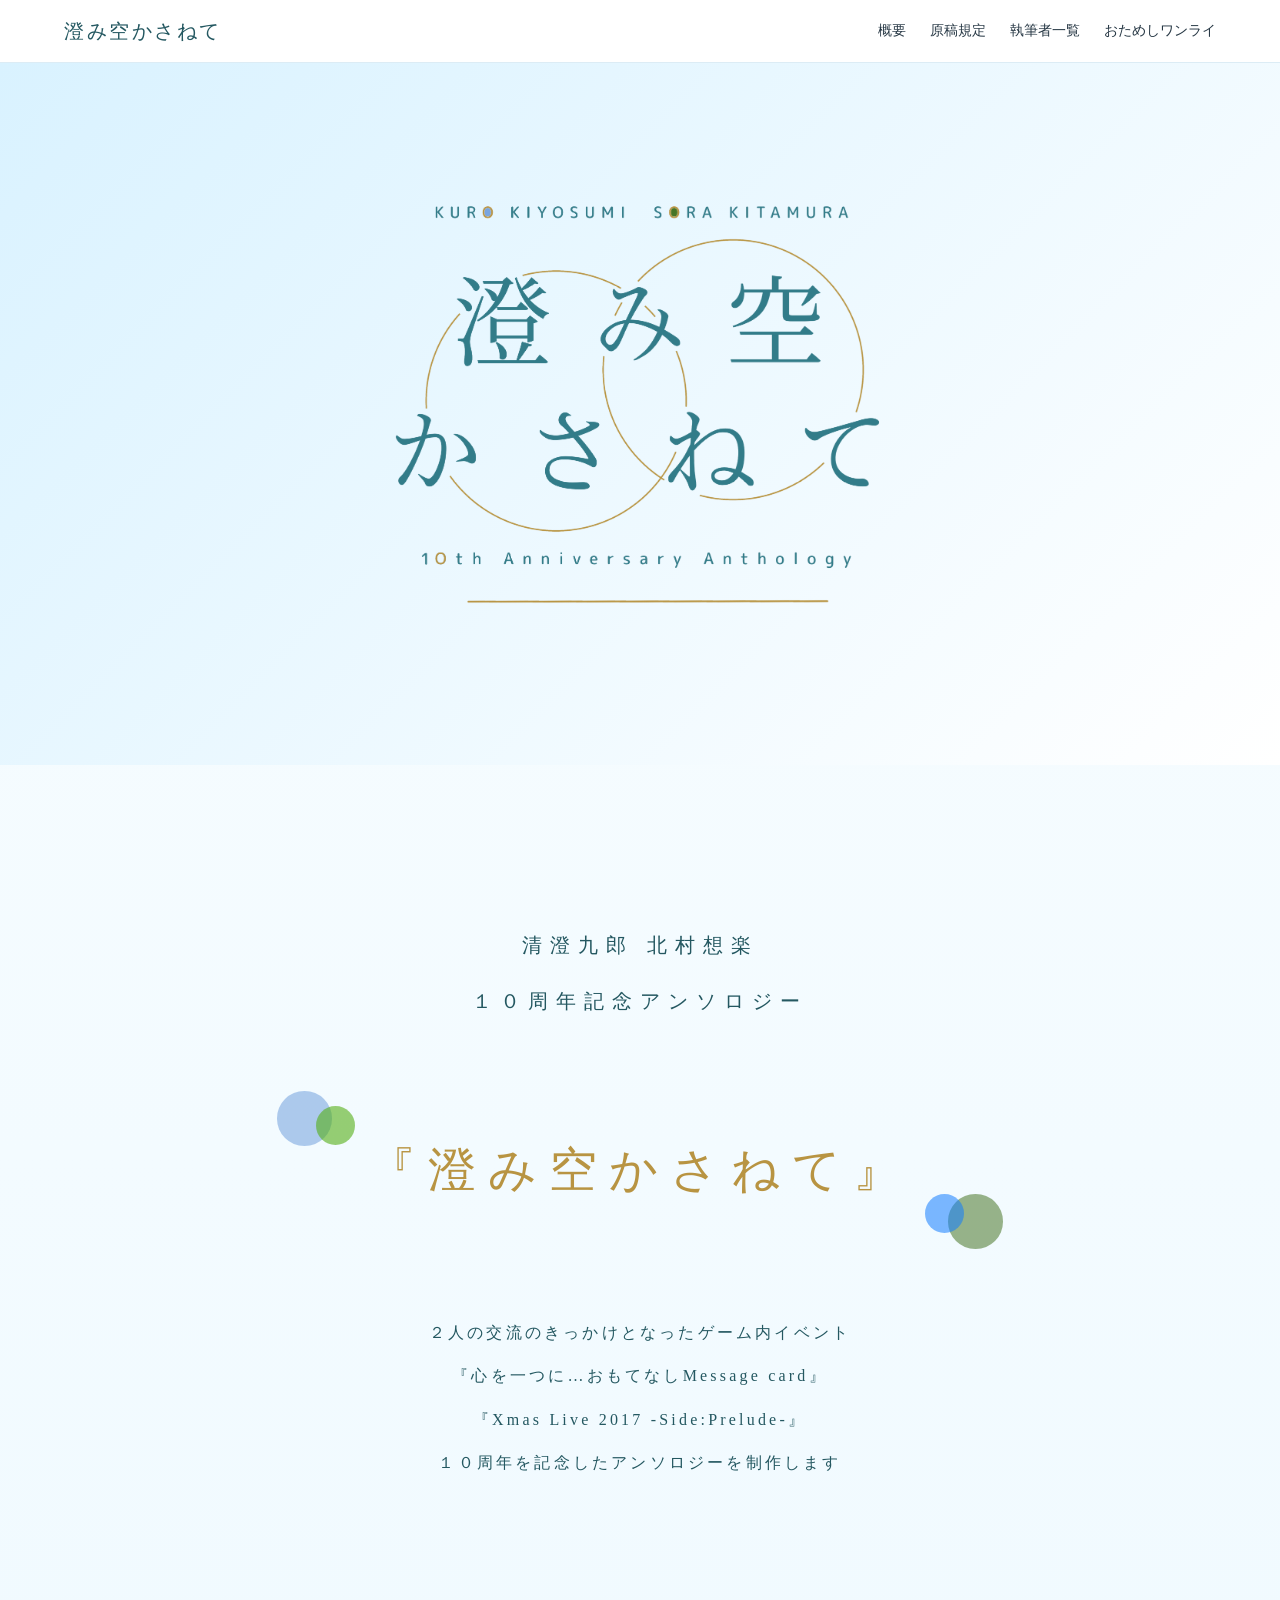
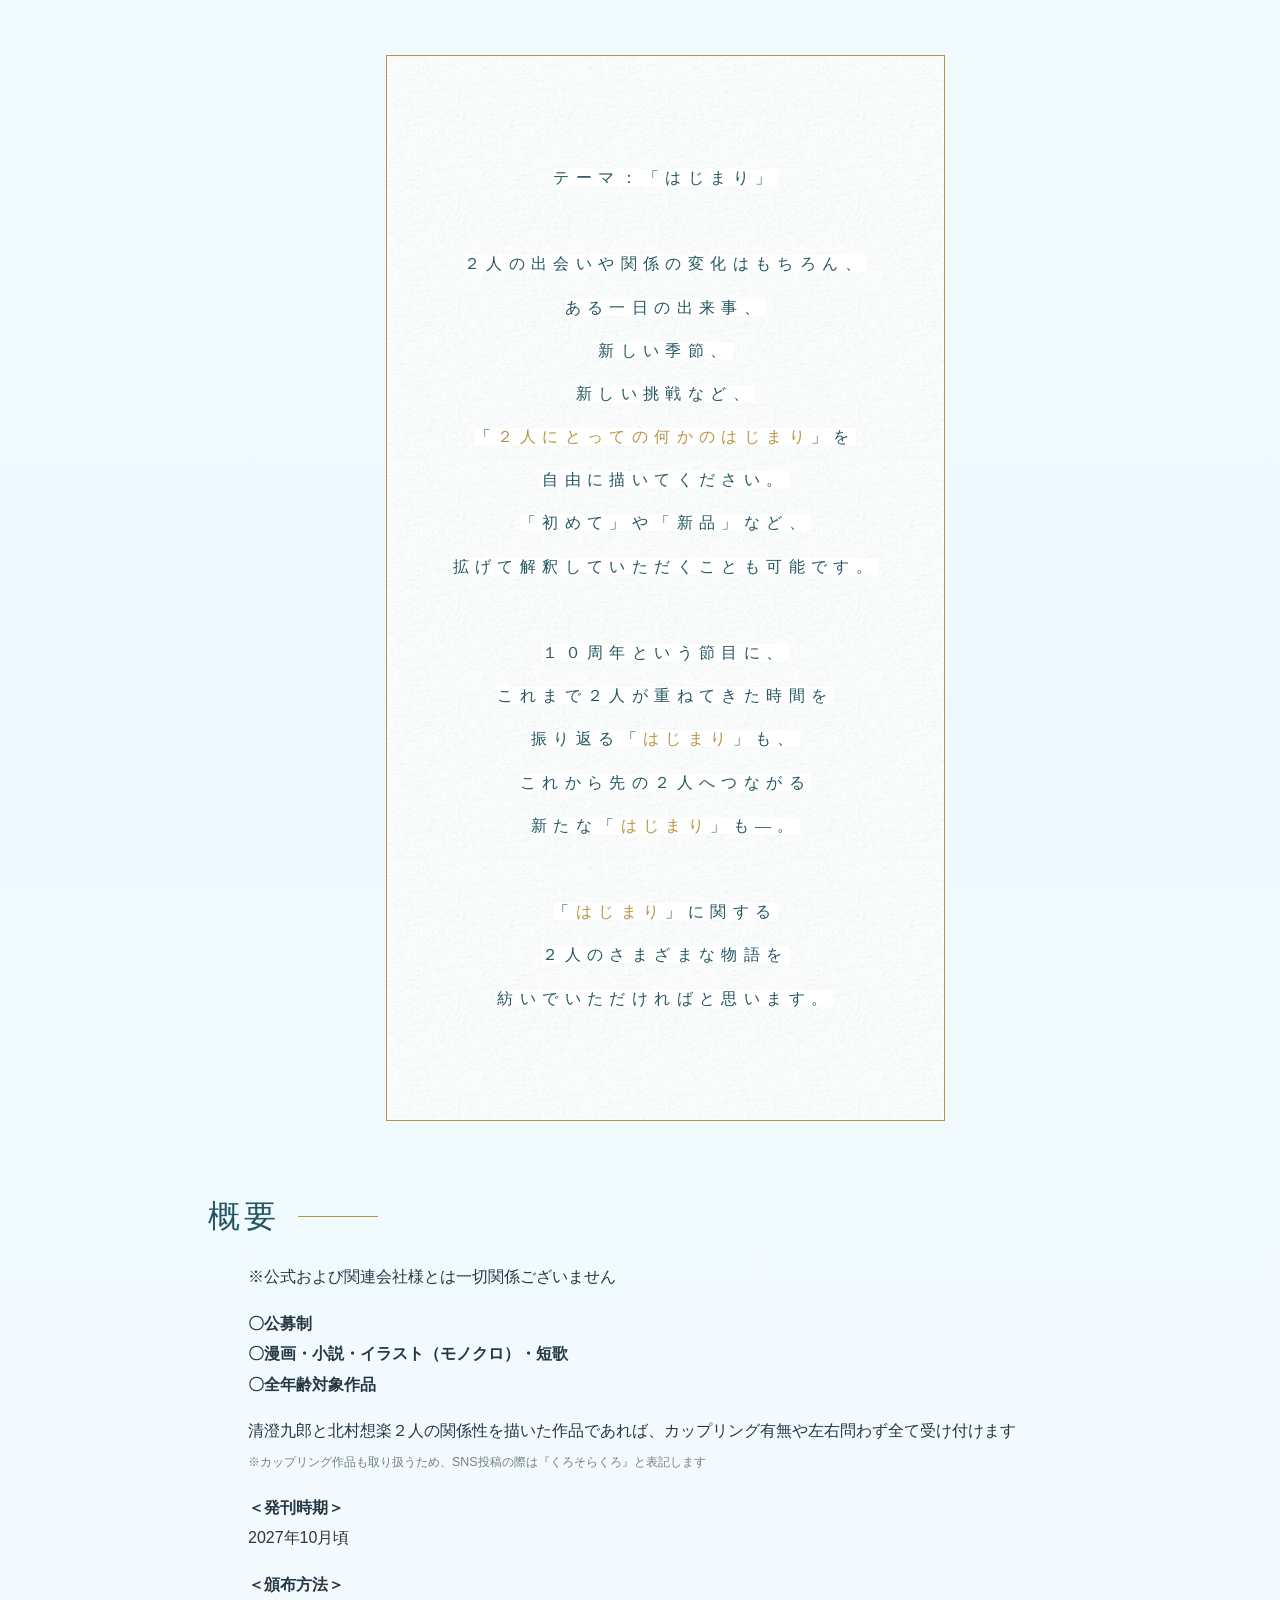
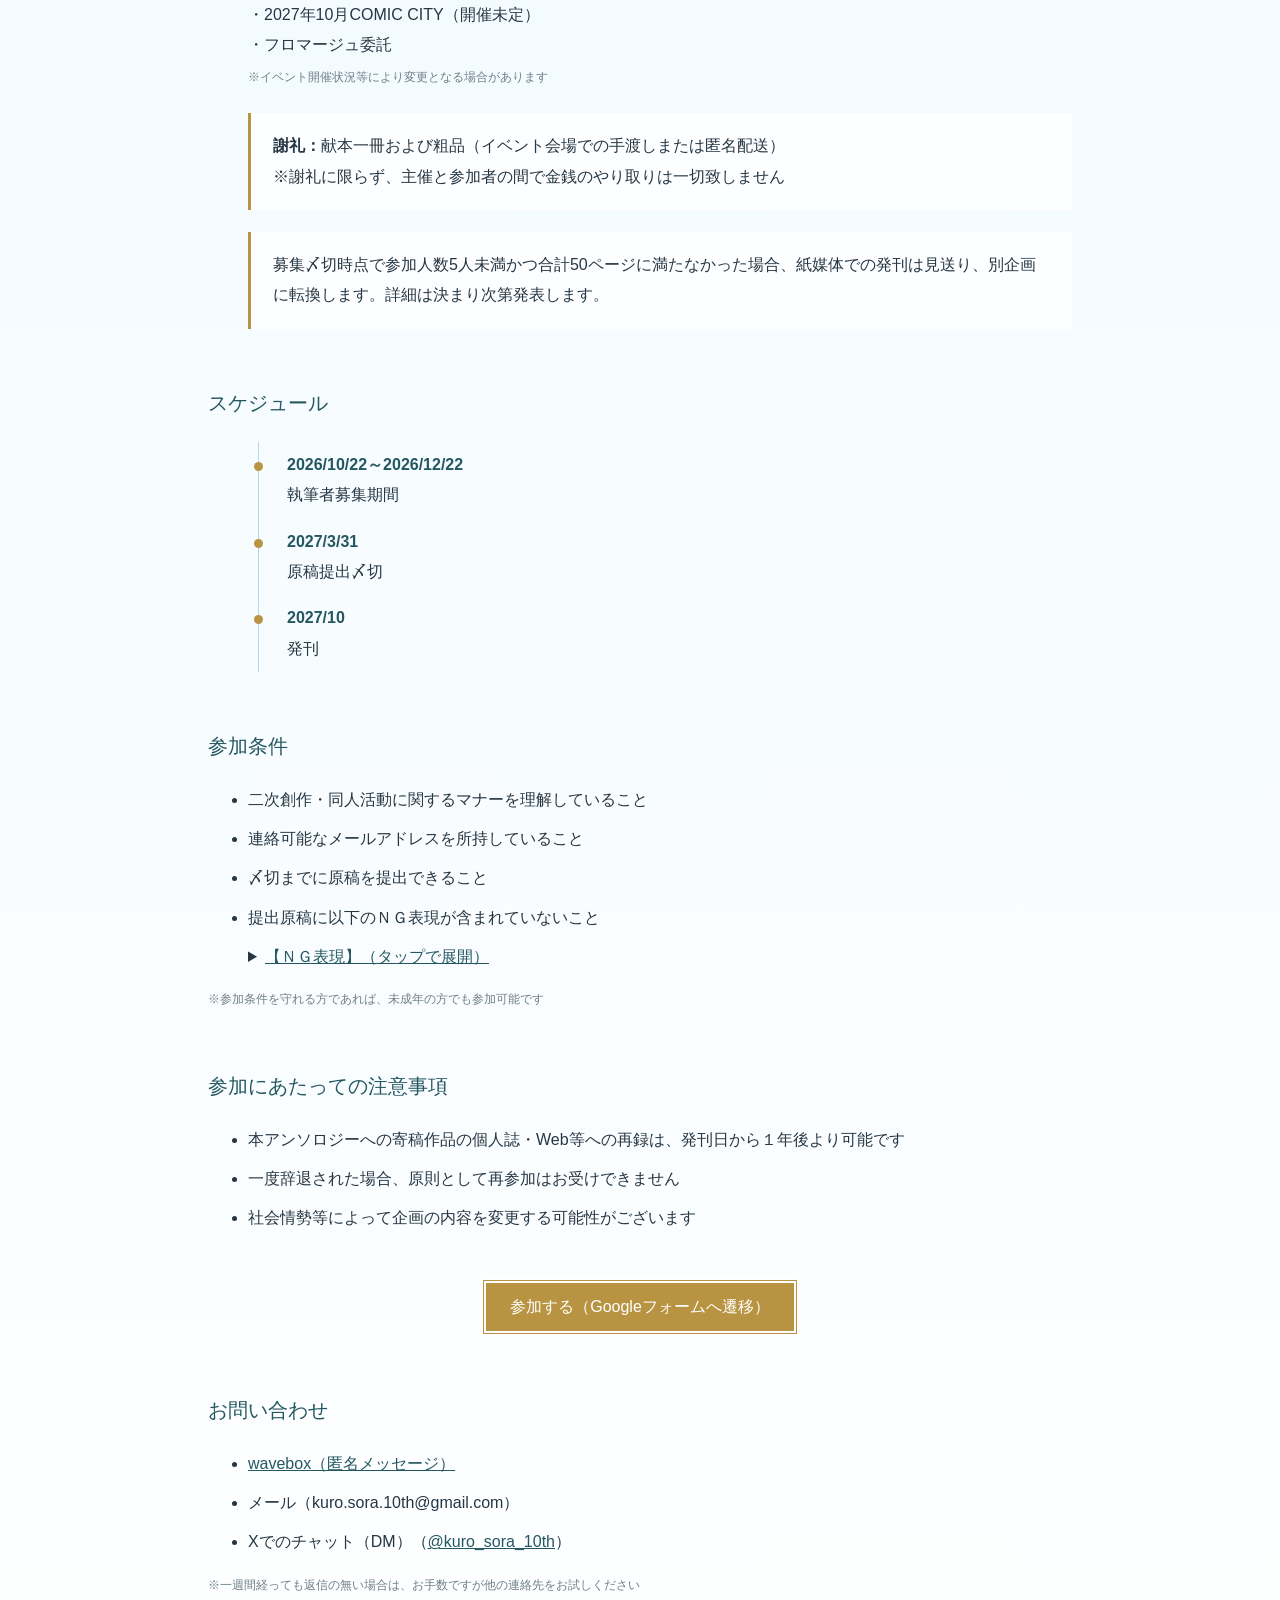
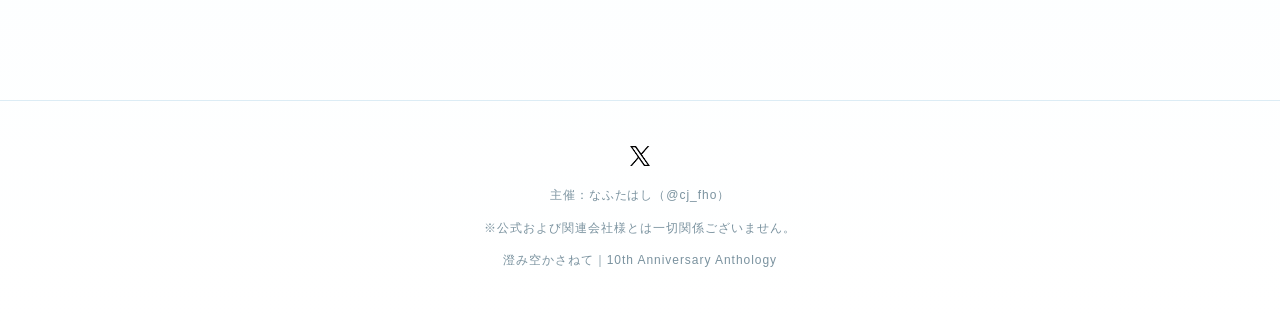
<file: index.html>
<!doctype html>
<html lang="ja">

<head>
    <meta charset="utf-8">
    <meta name="viewport" content="width=device-width,initial-scale=1">
    <meta name="robots" content="noindex,nofollow,noarchive,noimageindex">
    <meta name="googlebot" content="noindex,nofollow,noarchive,noimageindex">
    <title>概要｜澄み空かさねて</title>
    <link rel="stylesheet" href="style.css">
    <link rel="icon" href="/icon.png" type="image/x-icon">
</head>

<body>
    <div id="loading" class="loading">
        <img src="logo.png" alt="澄み空かさねて" class="loading-logo">
    </div>
    <header class="site-header">
        <a class="brand" href="index.html">澄み空かさねて</a>
        <button class="menu" aria-label="メニューを開閉" aria-expanded="false">☰</button>
        <nav>
            <a href="index.html" aria-current="page">概要</a>
            <a href="guidelines.html">原稿規定</a>
            <a href="authors.html">執筆者一覧</a>
            <a href="onewrite.html">おためしワンライ</a>
            <!--
            <a href="sample.html">サンプル</a>
            <a href="webonly.html">ウェブオンリー</a>
            -->

        </nav>
    </header>
    <main>
        <section class="hero">
            <div class="sky">
                <h1>
                    <img src="logo.png" alt="澄み空かさねて" class="main-logo">
                </h1>
                <!--<p class="anniv">10th Anniversary Anthology</p>-->
                <!--<p class="theme">テーマ「はじまり」</p>-->
                <!--<a class="hero-link" href="guidelines.html">募集要項を見る</a>-->
            </div>
        </section>
        <section class="section">
            <div class="title">
                <p class="subtitle">
                    清澄九郎 北村想楽<br>
                    １０周年記念アンソロジー<br>
                </p>
            </div>

            <div class="title-decoration">
                <div class="layer layer-back" aria-hidden="true">
                    <div class="circle circle-large"></div>
                    <div class="circle circle-middle"></div>
                </div>
                <p class="title-honbun">
                    『澄み空かさねて』
                </p>
                <div class="layer layer-front" aria-hidden="true">
                    <div class="circle circle-large"></div>
                    <div class="circle circle-middle"></div>
                </div>
            </div>

            <p class="about">
                ２人の交流のきっかけとなったゲーム内イベント<br>
                『心を一つに…おもてなしMessage card』<br>
                <!--（２０１７年１０月）<br>-->
                『Xmas Live 2017 -Side:Prelude-』<br>
                <!--（２０１７年１２月）<br>-->
                １０周年を記念したアンソロジーを制作します
            </p>
            </div>

            <!--<section class="layered-section">-->


            <div class="layer-content">
                <div class="fade-up">
                    <div class="theme-content">
                        <p><span style="background-color:#ffffff;">テーマ：「はじまり」<br><br>
                                ２人の出会いや関係の変化はもちろん、<br>
                                ある一日の出来事、<br>
                                新しい季節、<br>
                                新しい挑戦など、<br>
                                「<a>２人にとっての何かのはじまり</a>」を<br>
                                自由に描いてください。<br>
                                「初めて」や「新品」など、<br>
                                拡げて解釈していただくことも可能です。<br><br>
                                １０周年という節目に、<br>
                                これまで２人が重ねてきた時間を<br>
                                振り返る「<a>はじまり</a>」も、<br>
                                これから先の２人へつながる<br>
                                新たな「<a>はじまり</a>」も―。<br><br>
                                「<a>はじまり</a>」に関する<br>
                                ２人のさまざまな物語を<br>
                                紡いでいただければと思います。</span></p>
                    </div>
                </div>
            </div>
            <!--</section>-->




            <h2>概要</h2>
            <ul>
                <p>※公式および関連会社様とは一切関係ございません</p>
                <p><strong>〇公募制 <br>
                        〇漫画・小説・イラスト（モノクロ）・短歌 <br>
                        〇全年齢対象作品</strong></p>
                <p>清澄九郎と北村想楽２人の関係性を描いた作品であれば、カップリング有無や左右問わず全て受け付けます<br>
                    <span class="small">※カップリング作品も取り扱うため、SNS投稿の際は『くろそらくろ』と表記します</span>
                </p>
                <p><strong>＜発刊時期＞</strong><br>
                    2027年10月頃</p>
                <!--<p><strong>印刷所：</strong>プリントオン 様</p>-->
                <p><strong>＜頒布方法＞</strong><br>
                    ・2027年10月COMIC CITY（開催未定）<br>・フロマージュ委託<br><span class="small">※イベント開催状況等により変更となる場合があります</span>
                </p>
                <!--<p>参加者多数の場合、主催判断で分冊して発刊いたします</p>-->
                <div class="notice">
                    <strong>謝礼：</strong>献本一冊および粗品（イベント会場での手渡しまたは匿名配送）<br>※謝礼に限らず、主催と参加者の間で金銭のやり取りは一切致しません
                </div>
                <div class="notice">募集〆切時点で参加人数5人未満かつ合計50ページに満たなかった場合、紙媒体での発刊は見送り、別企画に転換します。詳細は決まり次第発表します。
                </div>
            </ul>

            <h3>スケジュール</h3>
            <ul>
                <div class="timeline">
                    <div><b>2026/10/22～2026/12/22</b><span>執筆者募集期間</span></div>
                    <div><b>2027/3/31</b><span>原稿提出〆切</span></div>
                    <div><b>2027/10</b><span>発刊</span></div>
                </div>
            </ul>

            <h3>参加条件</h3>
            <ul>
                <li>二次創作・同人活動に関するマナーを理解していること</li>
                <li>連絡可能なメールアドレスを所持していること</li>
                <li>〆切までに原稿を提出できること</li>
                <li>提出原稿に以下のＮＧ表現が含まれていないこと</li>
                <details>
                    <summary><a class=ng><u>【ＮＧ表現】（タップで展開）</u></a>
                    </summary>
                    <p>
                    <div class="nglist">
                        <li>キャラクターや作品イメージからの著しい逸脱</li>
                        <li>対象となる2人以外のカップリング表現</li>
                        <li>SideM以外のキャラクターの登場（他アイドルマスターシリーズもNG）。候補生はOK</li>
                        <li>公式イベント・ライブ等のレポート、感想、考察を主題とした記事・文章</li>
                        <li>公式画像、ゲーム内素材、ロゴ等の使用。その他公式作品と誤認されるような表現</li>
                        <li>AI生成物を主体とした作品（アイデア出しや誤字チェックなどの局所的な使用であればOK）</li>
                        <li>トレースや剽窃</li>
                        <li>キャストのやり取りを元にした作品<br>プロミなど台本が存在するものはOKですが、ライブパートのアドリブなどを取り扱うのはNGとします</li>
                        <li>極端なパロディ表現<br>
                            学パロやオメガバース、劇中劇描写のみの作品など原作の2人からかけ離れた表現はNGとします。劇中劇はモチーフとして扱う場合は問題ございません。<br>
                            <!--年齢操作はOKですが、幼児・児童を性的に描写する内容を含む作品はご遠慮ください。-->
                        <li>ゾーニングを必要とする表現<br>
                            例）成人向け表現、猟奇表現、性転換、登場人物の死を取り扱った作品など<br>
                            無理矢理・非同意を想起させる表現は、内容によってはお断りする場合があります。掲載可能と判断した場合も、わかりやすい位置へのゾーニング表記を必須とします。<br>
                            ゾーニングの判断に迷う表現に関してはあらかじめご相談ください。

                            <div class="notice">
                                その他、上記に明記されていない内容であっても、当アンソロジーの趣旨や権利関係、頒布上の安全性等を考慮し、主催が掲載に適さないと合理的に判断した作品（政治的主張や差別表現を含む作品など）は執筆者様にご連絡の上、掲載を見送る場合がございます
                            </div>

                    </div>
                    </p>
                </details>
            </ul>
            <p class="small">※参加条件を守れる方であれば、未成年の方でも参加可能です</p>
            <h3>参加にあたっての注意事項</h3>
            <ul>
                <li>本アンソロジーへの寄稿作品の個人誌・Web等への再録は、発刊日から１年後より可能です</li>
                <li>一度辞退された場合、原則として再参加はお受けできません</li>
                <li>社会情勢等によって企画の内容を変更する可能性がございます</li>
            </ul>
            <div class="sanka">
                <a class="hero-link" href="https://forms.gle/1NaYqkYByPvEDAxH8" target="_blank">参加する（Googleフォームへ遷移）</a>
            </div>
            <h3>お問い合わせ</h3>
            <ul>
                <li><a href="https://wavebox.me/wave/1jxvo7td9q20n255/" target="_blank"
                        rel="noopener noreferrer">wavebox（匿名メッセージ）</a></li>
                <li>メール（kuro.sora.10th@gmail.com）</li>
                <li>Xでのチャット（DM）（<a href="https://x.com/kuro_sora_10th" target="_blank"
                        rel="noopener noreferrer">@kuro_sora_10th</a>）</li>
            </ul>
            <p class="small">※一週間経っても返信の無い場合は、お手数ですが他の連絡先をお試しください</p>
        </section>
    </main>
    <footer>
        <p><a class="author-X" href="https://x.com/kuro_sora_10th" target="_blank" rel="noopener noreferrer"
                aria-label="Xアカウント">
                <img src="x-logo.png" alt="">
            </a></p>
        <p>主催：なふたはし（@cj_fho）</p>
        <p>※公式および関連会社様とは一切関係ございません。</p>
        <p>澄み空かさねて｜10th Anniversary Anthology</p>
    </footer>
    <script src="script.js?v=20261017"></script>
</body>

</html>
</file>
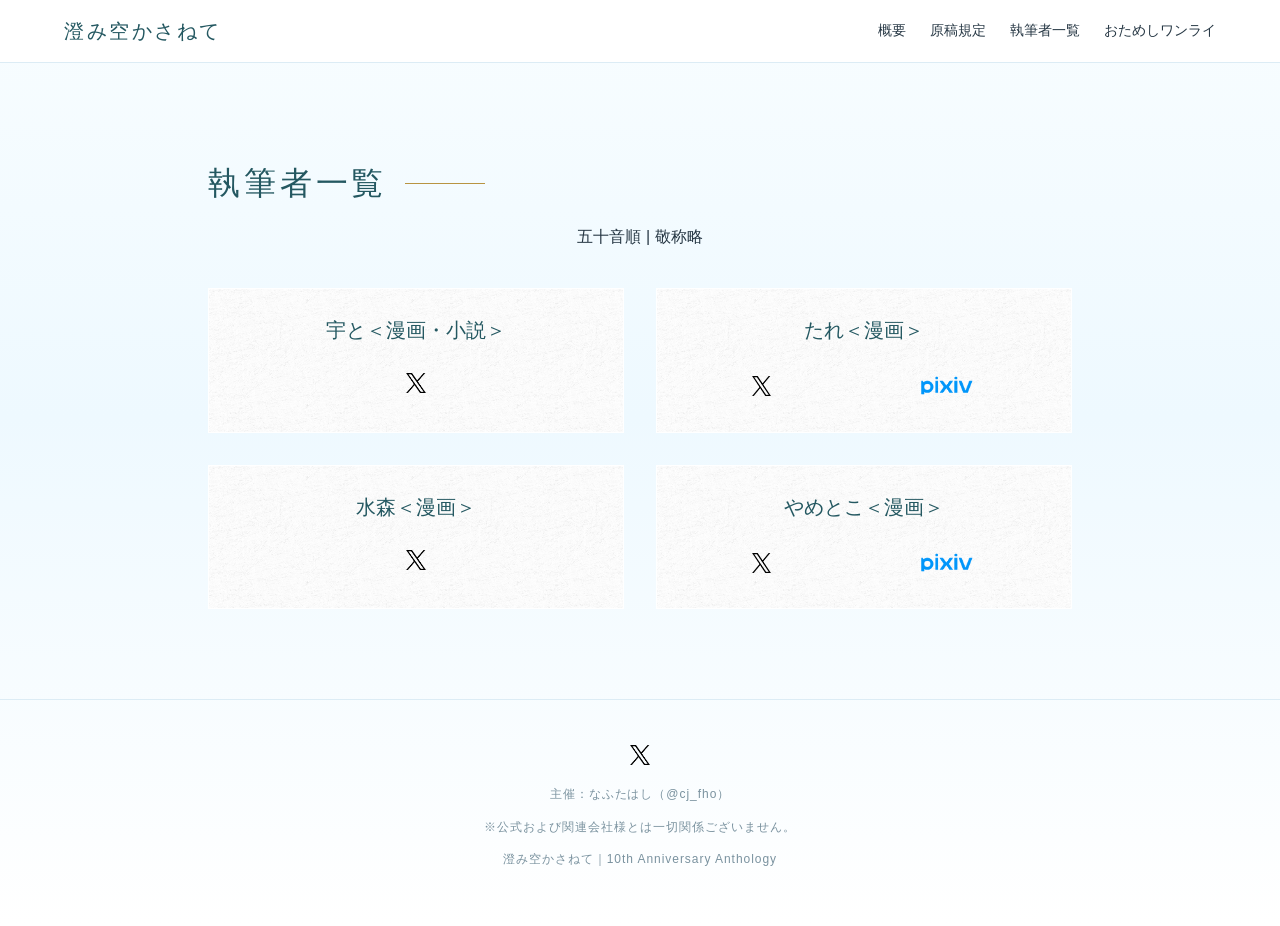
<file: authors.html>
<!doctype html>
<html lang="ja">

<head>
    <meta charset="utf-8">
    <meta name="viewport" content="width=device-width,initial-scale=1">
    <meta name="robots" content="noindex,nofollow,noarchive,noimageindex">
    <meta name="googlebot" content="noindex,nofollow,noarchive,noimageindex">
    <title>執筆者一覧｜澄み空かさねて</title>
    <link rel="stylesheet" href="style.css">
    <link rel="icon" href="/icon.png" type="image/x-icon">
</head>

<body>
    <header class="site-header">
        <a class="brand" href="index.html">澄み空かさねて</a>
        <button class="menu" aria-label="メニューを開閉" aria-expanded="false">☰</button>
        <nav>
            <a href="index.html">概要</a>
            <a href="guidelines.html">原稿規定</a>
            <a href="authors.html" aria-current="page">執筆者一覧</a>
            <a href="onewrite.html">おためしワンライ</a>
            <!--
            <a href="sample.html">サンプル</a>
            <a href="webonly.html">ウェブオンリー</a>
            -->
        </nav>
    </header>
    <main>
        <section class="section authors-section">
            <h2>執筆者一覧</h2>
            <p class="authors-intro">五十音順 | 敬称略</p>

            <!--
            <div class="coming">
                <div class="placeholder">COMING<br>SOON</div>
                <p>順次公開予定</p>
            </div>
-->

            <!-- 執筆者を追加するときは author-card を複製してください。
                     サンプル画像を公開する場合は sample-preview の hidden を外し、
                     img の src に画像ファイル名を指定してください。 -->


            <div class="author-grid">

                <article class="author-card">
                    <div class="author-sample" hidden>
                        <img class="sample-preview" src="washi_author.png" alt="作品サンプル">
                    </div>
                    <h3 class="author-name">宇と＜漫画・小説＞</h3>
                    <div class="author-links">
                        <a class="author-X" href="https://x.com/Uky_000" target="_blank" rel="noopener noreferrer"
                            aria-label="Xアカウント">
                            <img src="x-logo.png" alt="">
                        </a>
                        <!--
                        <a class="author-pixiv" href="https://www.pixiv.net/users/6672672" target="_blank"
                            rel="noopener noreferrer" aria-label="pixivアカウント">
                            <img src="pixiv-logo.png" alt="">
                        </a>
                        -->
                    </div>
                </article>

                <article class="author-card">
                    <div class="author-sample" hidden>
                        <img class="sample-preview" src="washi_author.png" alt="作品サンプル">
                    </div>
                    <h3 class="author-name">たれ＜漫画＞</h3>
                    <div class="author-links">
                        <a class="author-X" href="https://x.com/gchr_kbuc" target="_blank" rel="noopener noreferrer"
                            aria-label="Xアカウント">
                            <img src="x-logo.png" alt="">
                        </a>
                        <a class="author-pixiv" href="https://www.pixiv.net/users/6672672" target="_blank"
                            rel="noopener noreferrer" aria-label="pixivアカウント">
                            <img src="pixiv-logo.png" alt="">
                        </a>
                    </div>
                </article>

                <article class="author-card">
                    <div class="author-sample" hidden>
                        <img class="sample-preview" src="washi_author.png" alt="作品サンプル">
                    </div>
                    <h3 class="author-name">水森＜漫画＞</h3>
                    <div class="author-links">
                        <a class="author-X" href="https://x.com/mizumori_0703" target="_blank" rel="noopener noreferrer"
                            aria-label="Xアカウント">
                            <img src="x-logo.png" alt="">
                        </a>
                        <!--
                        <a class="author-pixiv" href="https://www.pixiv.net/users/6672672" target="_blank"
                            rel="noopener noreferrer" aria-label="pixivアカウント">
                            <img src="pixiv-logo.png" alt="">
                        </a>
                        -->
                    </div>
                </article>

                <article class="author-card">
                    <div class="author-sample" hidden>
                        <img class="sample-preview" src="washi_author.png" alt="作品サンプル">
                    </div>
                    <h3 class="author-name">やめとこ＜漫画＞</h3>
                    <div class="author-links">
                        <a class="author-X" href="https://x.com/yametokoP" target="_blank" rel="noopener noreferrer"
                            aria-label="Xアカウント">
                            <img src="x-logo.png" alt="">
                        </a>
                        <a class="author-pixiv" href="https://www.pixiv.net/users/299497" target="_blank"
                            rel="noopener noreferrer" aria-label="pixivアカウント">
                            <img src="pixiv-logo.png" alt="">
                        </a>
                    </div>
                </article>

                <!--
                <article class="author-card">
                    <div class="author-sample" hidden>
                        <img class="sample-preview" src="washi.png" alt="作品サンプル">
                    </div>
                    <h3 class="author-name">ペンネーム＜小説＞</h3>
                    <div class="author-links">
                        <a class="author-X" href="https://x.com/fho_cj" target="_blank" rel="noopener noreferrer"
                            aria-label="Xアカウント">
                            <img src="x-logo.png" alt="">
                        </a>
                        <a class="author-pixiv" href="https://www.pixiv.net/users/17598611" target="_blank"
                            rel="noopener noreferrer" aria-label="pixivアカウント">
                            <img src="pixiv-logo.png" alt="">
                        </a>
                    </div>
                </article>
            -->
            </div>

            <!--<p class="small authors-note">※リンク先・サンプル画像は、公開許可を得たもののみ掲載します。</p>-->
        </section>
    </main>
    <footer>
        <p><a class="author-X" href="https://x.com/kuro_sora_10th" target="_blank" rel="noopener noreferrer"
                aria-label="Xアカウント">
                <img src="x-logo.png" alt="">
            </a></p>
        <p>主催：なふたはし（@cj_fho）</p>
        <p>※公式および関連会社様とは一切関係ございません。</p>
        <p>澄み空かさねて｜10th Anniversary Anthology</p>
    </footer>
    <script src="script.js"></script>
</body>

</html>
</file>
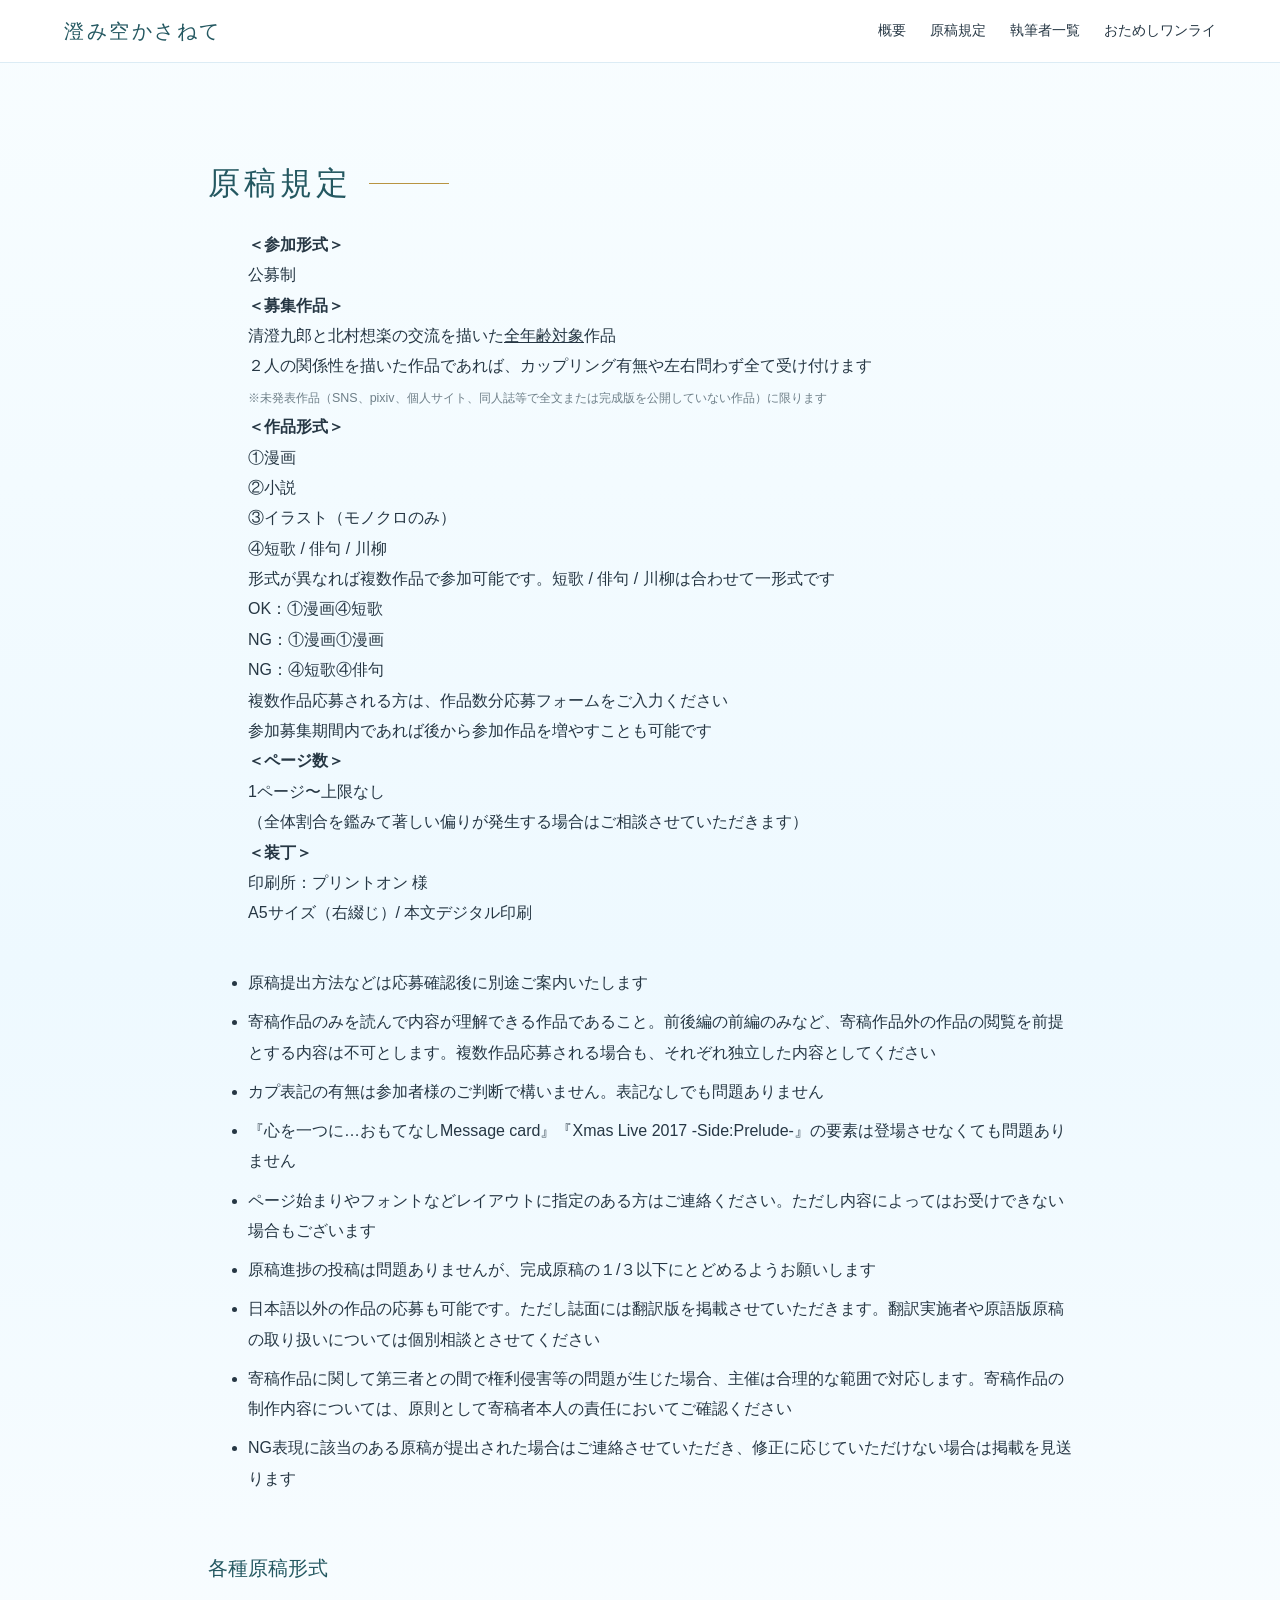
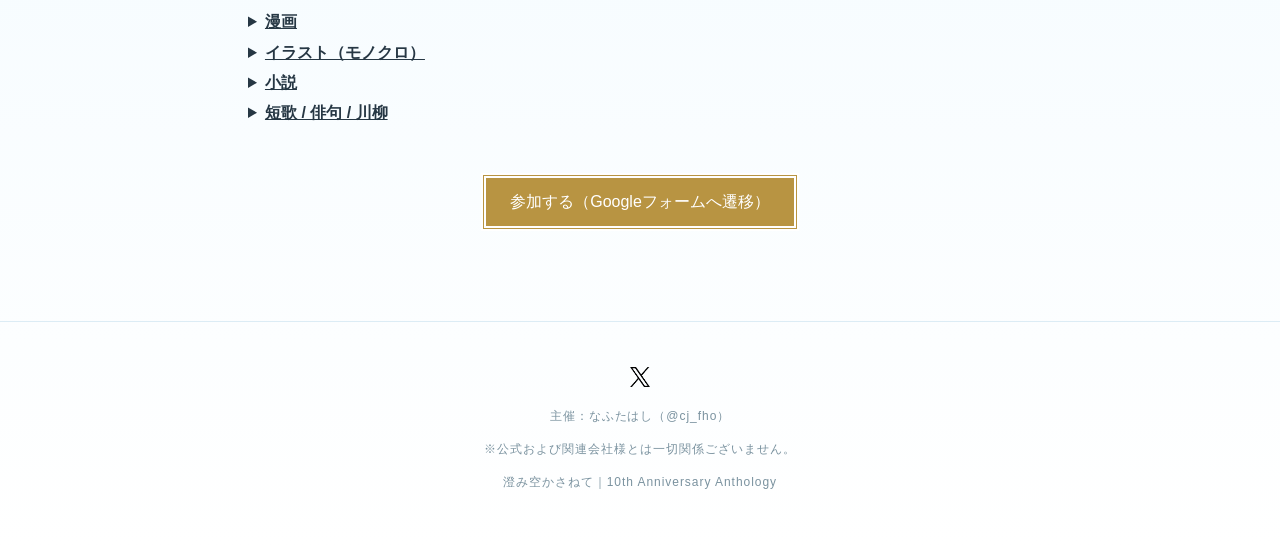
<file: guidelines.html>
<!doctype html>
<html lang="ja">

<head>
    <meta charset="utf-8">
    <meta name="viewport" content="width=device-width,initial-scale=1">
    <meta name="robots" content="noindex,nofollow,noarchive,noimageindex">
    <meta name="googlebot" content="noindex,nofollow,noarchive,noimageindex">
    <title>原稿規定｜澄み空かさねて</title>
    <link rel="stylesheet" href="style.css">
    <link rel="icon" href="/icon.png" type="image/x-icon">
</head>

<body>
    <header class="site-header">
        <a class="brand" href="index.html">澄み空かさねて</a>
        <button class="menu" aria-label="メニューを開閉" aria-expanded="false">☰</button>
        <nav>
            <a href="index.html">概要</a>
            <a href="guidelines.html" aria-current="page">原稿規定</a>
            <a href="authors.html">執筆者一覧</a>
            <a href="onewrite.html">おためしワンライ</a>
            <!--
            <a href="sample.html">サンプル</a>
            <a href="webonly.html">ウェブオンリー</a>
            -->
        </nav>
    </header>
    <main>
        <section class="section">
            <h2>原稿規定</h2>
            <ul>
                <strong>＜参加形式＞</strong><br>公募制<br>
                <strong>＜募集作品＞</strong><br>
                清澄九郎と北村想楽の交流を描いた<u>全年齢対象</u>作品<br>
                ２人の関係性を描いた作品であれば、カップリング有無や左右問わず全て受け付けます<br>
                <span class="small">※未発表作品（SNS、pixiv、個人サイト、同人誌等で全文または完成版を公開していない作品）に限ります</span><br>
                <strong>＜作品形式＞</strong><br>
                ①漫画<br>
                ②小説<br>
                ③イラスト（モノクロのみ）<br>
                ④短歌 / 俳句 / 川柳<br>
                形式が異なれば複数作品で参加可能です。短歌 / 俳句 / 川柳は合わせて一形式です<br>OK：①漫画④短歌<br>NG：①漫画①漫画<br>NG：④短歌④俳句<br>
                複数作品応募される方は、作品数分応募フォームをご入力ください<br>
                参加募集期間内であれば後から参加作品を増やすことも可能です<br>
                <strong>＜ページ数＞</strong><br>
                1ページ〜上限なし<br>
                （全体割合を鑑みて著しい偏りが発生する場合はご相談させていただきます）<br>
                <strong>＜装丁＞</strong><br>
                印刷所：プリントオン 様<br>
                A5サイズ（右綴じ）/ 本文デジタル印刷<br><br>


                <li>原稿提出方法などは応募確認後に別途ご案内いたします</li>
                <li>寄稿作品のみを読んで内容が理解できる作品であること。前後編の前編のみなど、寄稿作品外の作品の閲覧を前提とする内容は不可とします。複数作品応募される場合も、それぞれ独立した内容としてください</li>
                <li>カプ表記の有無は参加者様のご判断で構いません。表記なしでも問題ありません</li>
                <li>『心を一つに…おもてなしMessage card』『Xmas Live 2017 -Side:Prelude-』の要素は登場させなくても問題ありません</li>
                <li>ページ始まりやフォントなどレイアウトに指定のある方はご連絡ください。ただし内容によってはお受けできない場合もございます</li>
                <li>原稿進捗の投稿は問題ありませんが、完成原稿の１/３以下にとどめるようお願いします</li>
                <li>日本語以外の作品の応募も可能です。ただし誌面には翻訳版を掲載させていただきます。翻訳実施者や原語版原稿の取り扱いについては個別相談とさせてください</li>
                <li>寄稿作品に関して第三者との間で権利侵害等の問題が生じた場合、主催は合理的な範囲で対応します。寄稿作品の制作内容については、原則として寄稿者本人の責任においてご確認ください</li>
                <li>NG表現に該当のある原稿が提出された場合はご連絡させていただき、修正に応じていただけない場合は掲載を見送ります</li>
            </ul>
            <h3>各種原稿形式</h3>

            <ul>
                <details>
                    <summary>
                        <strong><u>漫画</u></strong>
                    </summary>
                    <p>
                    <ul>
                        <li>作品の冒頭には「作品タイトル」「作者名」を入れてください</li>
                        <li>編集の際に主催側でノンブルを追加します。原稿はノンブルのない状態で作成してください</li>
                        <li>左ページ始まりとします。総ページ数の奇数・偶数の指定はございません</li>
                        <!--<li>モノクロ2値 または グレースケール</li>
                <li>解像度：600dpi</li>
                <li>仕上がりサイズ：148×210mm</li>
                <li>原稿サイズ：154×216mm（上下左右3mmずつの塗り足しを加えたサイズ）</li>-->
                        <li><a href="https://www.print-on.jp/doujin/comic/price/honbun-template/honbun_template_mokuji.htm"
                                target="_blank" rel="noopener noreferrer">プリントオン様のA5サイズテンプレート</a>をご使用ください<br>
                            ↳フォトショップ、コミックスタジオ等（CMYK／グレースケール／モノクロ2階調）<br>
                            ↳［A5本用］<br>
                            ↳<strong>【グレースケールA5本文用テンプレート】</strong> または <strong>【モノクロ2階調A5本文用テンプレート】</strong>
                        </li>
                        <li>提出形式：PSD<br>
                            完全データでのご提出をお願いします。データ作成に関してご不明な点がございましたらご連絡ください
                        </li>
                    </ul>
                    </p>
                </details>

                <details>
                    <summary>
                        <strong><u>イラスト（モノクロ）</u></strong>
                    </summary>
                    <p>
                    <ul>
                        <li>作品とともに「作品タイトル」「作者名」をご提出ください。目次に掲載します</li>
                        <li>1ページ＝1作品とします</li>
                        <li><a href="https://www.print-on.jp/doujin/comic/price/honbun-template/honbun_template_mokuji.htm"
                                target="_blank" rel="noopener noreferrer">プリントオン様のA5サイズテンプレート</a>をご使用ください<br>
                            ↳フォトショップ、コミックスタジオ等（CMYK／グレースケール／モノクロ2階調）<br>
                            ↳［A5本用］<br>
                            ↳<strong>【グレースケールA5本文用テンプレート】</strong> または <strong>【モノクロ2階調A5本文用テンプレート】</strong>
                        </li>
                        <li>提出形式：PSD<br>
                            完全データでのご提出をお願いします。データ作成に関してご不明な点がございましたらご連絡ください。
                        </li>
                    </ul>
                    </p>
                </details>

                <details>
                    <summary>
                        <strong><u>小説</u></strong>
                    </summary>
                    <p>

                    <ul>
                        <li>A5サイズ　2段組　縦書き</li>
                        <li>作品の冒頭には「作品タイトル」「作者名」を入れてください</li>
                        <li>提出形式：テキストファイル（.txt）<br>
                            テキストファイルでご提出後、主催で組んだものをチェックしていただきます。テキストファイルでの提出が難しい方はご相談ください</li>
                        <li>環境依存文字や特殊記号の使用はお控えください</li>
                        <li>英数字は全角で入力<br>
                            「Legenders」のように長い単語は半角でも構いません。ただし横書きでの印刷となります。
                            <div class="notice">
                                <p class="vertical-text">
                                    〇半角の場合<br>
                                    Legendersは315プロに所属している。<br><br>
                                    〇全角の場合<br>
                                    Ｌｅｇｅｎｄｅｒｓは３１５プロに所属している。
                                </p>
                            </div>
                        </li>

                        <li>ルビは「漢字［よみ］ルビ」の形式で指定
                            <div class="notice">
                                ＜印刷＞<br>
                                <a class="vertical-text">
                                    <ruby>桜彩<rt>さくらいろ</rt></ruby>は名曲だ。
                                </a><br>
                                ＜提出原稿＞<br>
                                桜彩［さくらいろ］ルビは名曲だ。<br>
                                <span class="small">※［ ］内がルビとなります</span>
                            </div>
                        </li>
                        <li>傍点は「【 】傍点」の形式で指定
                            <div class="notice">
                                ＜印刷＞<br>
                                <a class="vertical-text">
                                    空色の<span class="hanten">ふくさ</span>でお茶を点てる
                                </a><br>
                                ＜提出原稿＞<br>
                                空色の【ふくさ】傍点でお茶を点てる<br>
                                <span class="small">※「【 】傍点」自体は組版時に削除し、対象文字に傍点を付けます</span>
                            </div>
                        </li>
                    </ul>
                    </p>
                </details>

                <details>
                    <summary>
                        <strong><u>短歌 / 俳句 / 川柳</u></strong>
                    </summary>
                    <p>
                    <ul>
                        <li>縦書き印刷</li>
                        <li>1句＝1作品とします</li>
                        <li>作品の冒頭には「作品タイトル」「作者名」を入れてください。目次に掲載します</li>
                        <li>提出形式：テキストファイル（.txt）<br>
                            テキストファイルでご提出後、主催で組んだものをチェックしていただきます。テキストファイルでの提出が難しい方はご相談ください</li>
                        <li>環境依存文字や特殊記号の使用はお控えください</li>
                        <li>英数字は全角で入力<br>
                            「Legenders」のように長い単語は半角でも構いません。ただし横書きでの印刷となります。
                            <div class="notice">
                                <p class="vertical-text">
                                    〇半角の場合<br>
                                    Legendersは315プロに所属している。<br><br>
                                    〇全角の場合<br>
                                    Ｌｅｇｅｎｄｅｒｓは３１５プロに所属している。
                                </p>
                            </div>
                        </li>

                        <li>ルビは「漢字［よみ］ルビ」の形式で指定
                            <div class="notice">
                                ＜印刷＞<br>
                                <a class="vertical-text">
                                    <ruby>桜彩<rt>さくらいろ</rt></ruby>は名曲だ。
                                </a><br>
                                ＜提出原稿＞<br>
                                桜彩［さくらいろ］ルビは名曲だ。<br>
                                <span class="small">※［ ］内がルビとなります</span>
                            </div>
                        </li>
                        <li>傍点は「【 】傍点」の形式で指定
                            <div class="notice">
                                ＜印刷＞<br>
                                <a class="vertical-text">
                                    空色の<span class="hanten">ふくさ</span>でお茶を点てる
                                </a><br>
                                ＜提出原稿＞<br>
                                空色の【ふくさ】傍点でお茶を点てる<br>
                                <span class="small">※「【 】傍点」自体は組版時に削除し、対象文字に傍点を付けます</span>
                            </div>
                        </li>
                    </ul>
                    </p>
                </details>
            </ul>
            <div class="sanka">
                <a class="hero-link" href="https://forms.gle/1NaYqkYByPvEDAxH8" target="_blank">参加する（Googleフォームへ遷移）</a>
            </div>
        </section>
    </main>
    <footer>
        <p><a class="author-X" href="https://x.com/kuro_sora_10th" target="_blank" rel="noopener noreferrer"
                aria-label="Xアカウント">
                <img src="x-logo.png" alt="">
            </a></p>
        <p>主催：なふたはし（@cj_fho）</p>
        <p>※公式および関連会社様とは一切関係ございません。</p>
        <p>澄み空かさねて｜10th Anniversary Anthology</p>
    </footer>
    <script src="script.js"></script>
</body>

</html>
</file>
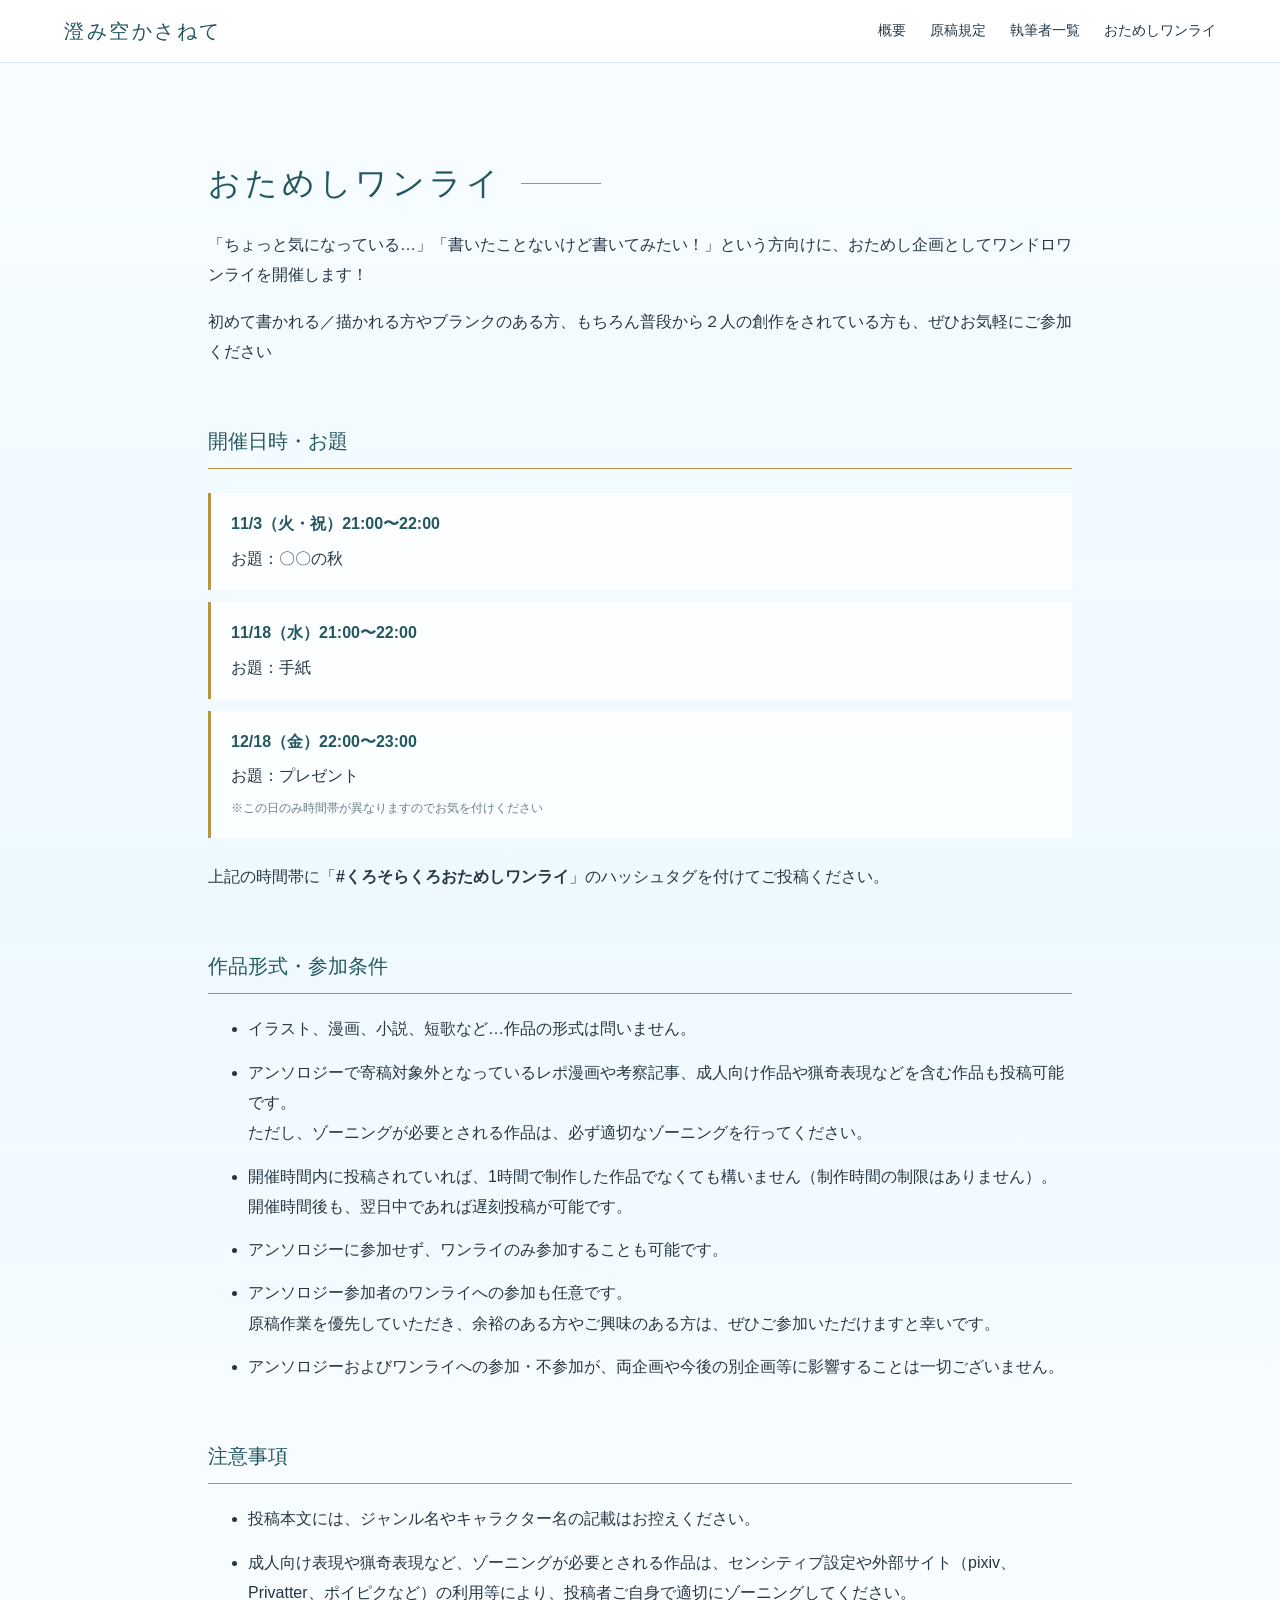
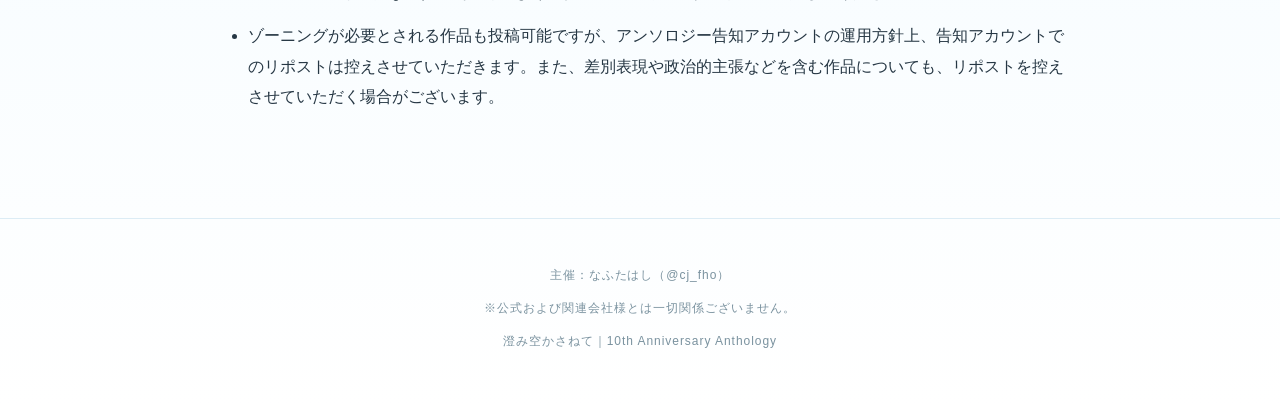
<file: onelai.html>
<!doctype html>
<html lang="ja">

<head>
    <meta charset="utf-8">
    <meta name="viewport" content="width=device-width,initial-scale=1">
    <meta name="robots" content="noindex,nofollow,noarchive,noimageindex">
    <meta name="googlebot" content="noindex,nofollow,noarchive,noimageindex">
    <title>おためしワンライ｜澄み空かさねて</title>
    <link rel="stylesheet" href="style.css">
    <link rel="icon" href="/icon.png" type="image/x-icon">
</head>

<body>
    <header class="site-header">
        <a class="brand" href="index.html">澄み空かさねて</a><button class="menu" aria-label="メニューを開閉"
            aria-expanded="false">☰</button>
        <nav>
            <a href="index.html">概要</a>
            <a href="guidelines.html">原稿規定</a>
            <a href="authors.html">執筆者一覧</a>
            <!--
            <a href="sample.html" aria-current="page">サンプル</a>
            -->
            <a href="onelai.html">おためしワンライ</a>
            <!--
            <a href="webonly.html">ウェブオンリー</a>
            -->
        </nav>
    </header>
    <main>
        <section class="section event-page">
            <h2>おためしワンライ</h2>
            <p>「ちょっと気になっている…」「書いたことないけど書いてみたい！」という方向けに、おためし企画としてワンドロワンライを開催します！</p>
            <p>初めて書かれる／描かれる方やブランクのある方、もちろん普段から２人の創作をされている方も、ぜひお気軽にご参加ください</p>

            <h3>開催日時・お題</h3>
            <div class="event-schedule">
                <div><time datetime="2026-11-03T21:00">11/3（火・祝）21:00〜22:00</time>
                    <p>お題：〇〇の秋</p>
                </div>
                <div><time datetime="2026-11-18T21:00">11/18（水）21:00〜22:00</time>
                    <p>お題：手紙</p>
                </div>
                <div><time datetime="2026-12-18T22:00">12/18（金）22:00〜23:00</time>
                    <p>お題：プレゼント</p>
                    <span class="small">※この日のみ時間帯が異なりますのでお気を付けください</span>
                </div>
            </div>
            <p>上記の時間帯に「<strong>#くろそらくろおためしワンライ</strong>」のハッシュタグを付けてご投稿ください。</p>

            <h3>作品形式・参加条件</h3>
            <ul>
                <li>イラスト、漫画、小説、短歌など…作品の形式は問いません。</li>
                <li>アンソロジーで寄稿対象外となっているレポ漫画や考察記事、成人向け作品や猟奇表現などを含む作品も投稿可能です。<br>
                    ただし、ゾーニングが必要とされる作品は、必ず適切なゾーニングを行ってください。</li>
                <li>開催時間内に投稿されていれば、1時間で制作した作品でなくても構いません（制作時間の制限はありません）。<br>
                    開催時間後も、翌日中であれば遅刻投稿が可能です。</li>
                <li>アンソロジーに参加せず、ワンライのみ参加することも可能です。</li>
                <li>アンソロジー参加者のワンライへの参加も任意です。<br>
                    原稿作業を優先していただき、余裕のある方やご興味のある方は、ぜひご参加いただけますと幸いです。</li>
                <li>アンソロジーおよびワンライへの参加・不参加が、両企画や今後の別企画等に影響することは一切ございません。</li>
            </ul>

            <h3>注意事項</h3>
            <ul>
                <li>投稿本文には、ジャンル名やキャラクター名の記載はお控えください。</li>
                <li>成人向け表現や猟奇表現など、ゾーニングが必要とされる作品は、センシティブ設定や外部サイト（pixiv、Privatter、ポイピクなど）の利用等により、投稿者ご自身で適切にゾーニングしてください。
                </li>
                <li>ゾーニングが必要とされる作品も投稿可能ですが、アンソロジー告知アカウントの運用方針上、告知アカウントでのリポストは控えさせていただきます。また、差別表現や政治的主張などを含む作品についても、リポストを控えさせていただく場合がございます。
                </li>
            </ul>
        </section>
    </main>
    <footer>
        <p>主催：なふたはし（@cj_fho）</p>
        <p>※公式および関連会社様とは一切関係ございません。</p>
        <p>澄み空かさねて｜10th Anniversary Anthology</p>
    </footer>
    <script src="script.js"></script>
</body>

</html>
</file>
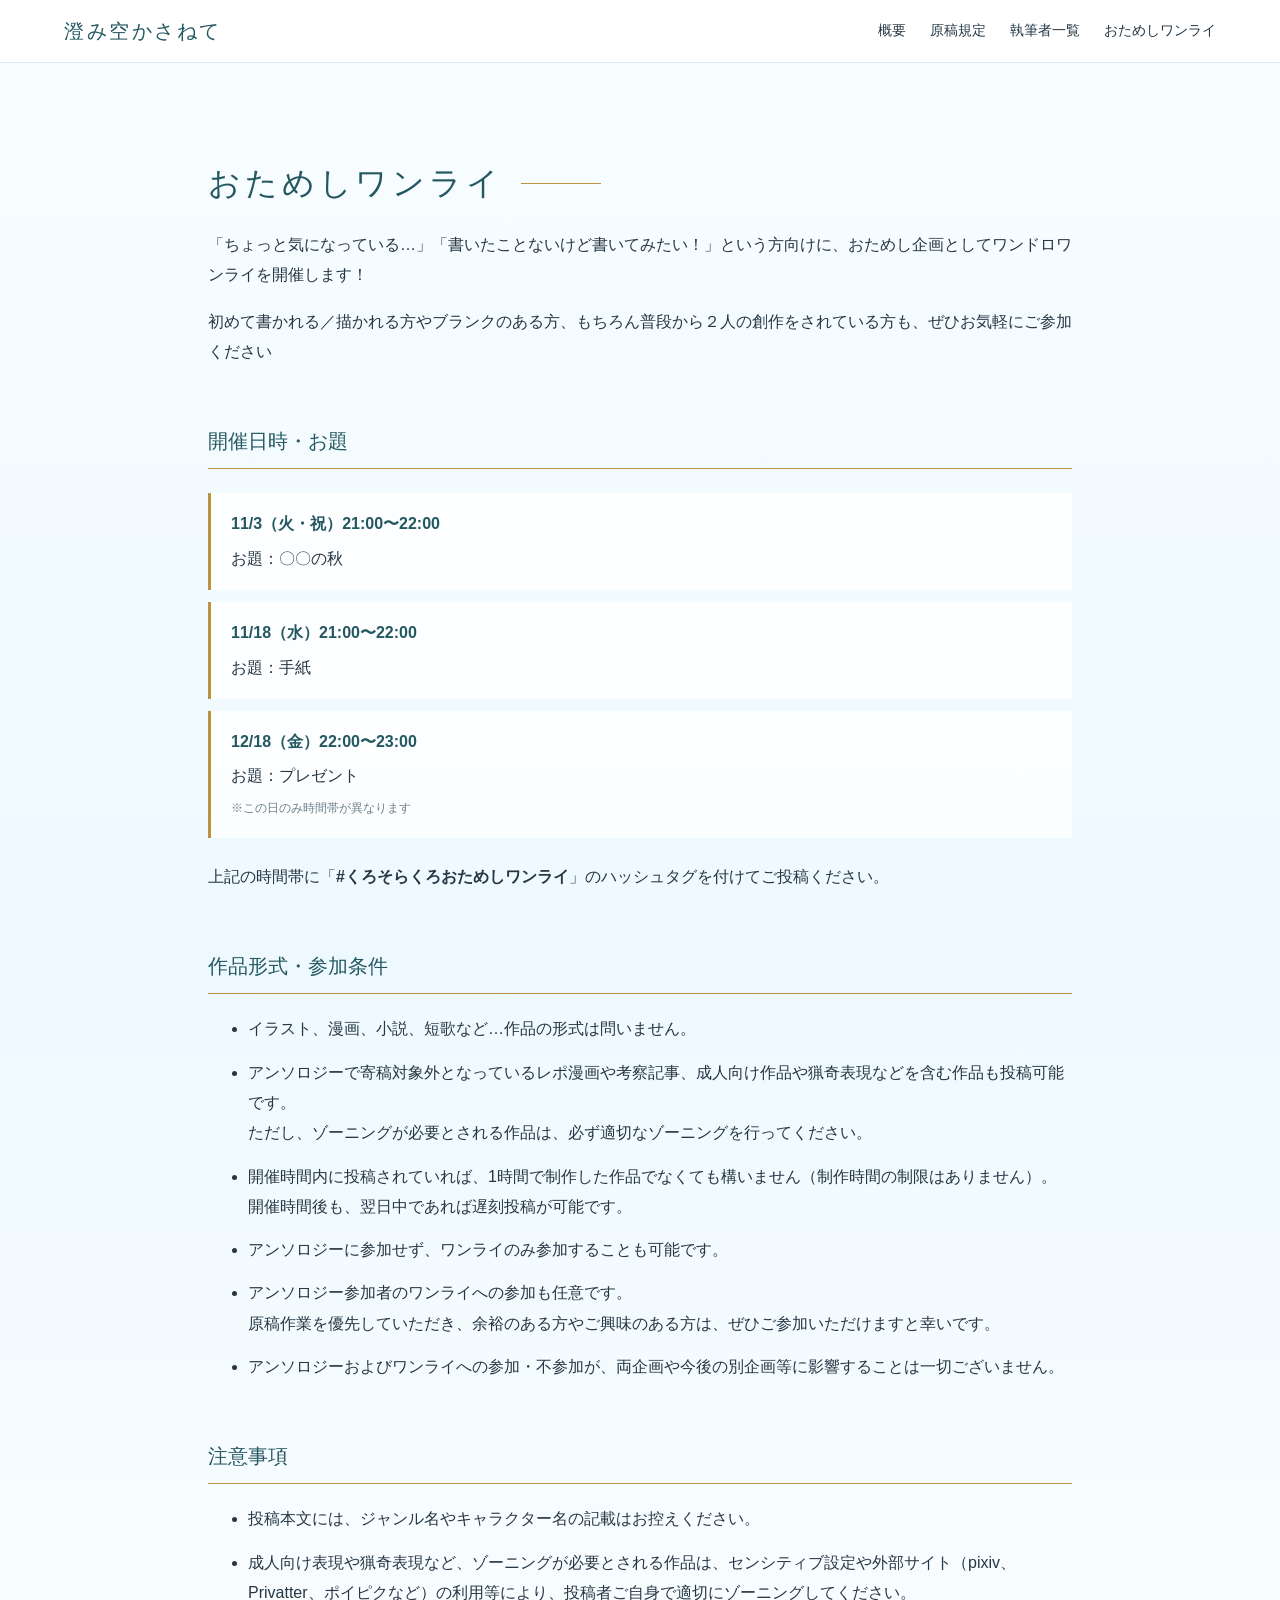
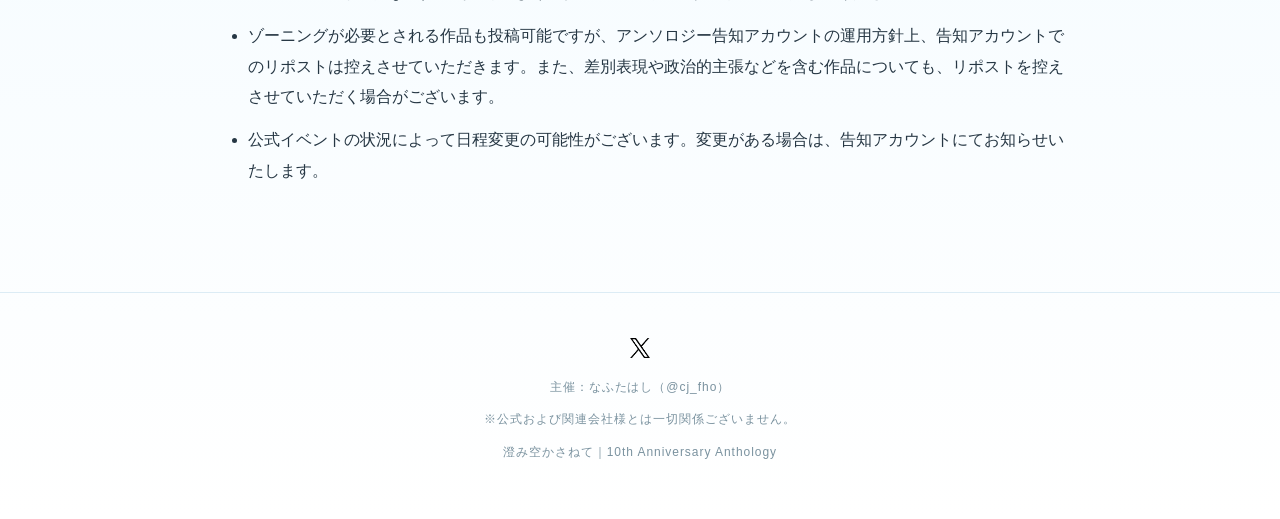
<file: onewrite.html>
<!doctype html>
<html lang="ja">

<head>
    <meta charset="utf-8">
    <meta name="viewport" content="width=device-width,initial-scale=1">
    <meta name="robots" content="noindex,nofollow,noarchive,noimageindex">
    <meta name="googlebot" content="noindex,nofollow,noarchive,noimageindex">
    <title>おためしワンライ｜澄み空かさねて</title>
    <link rel="stylesheet" href="style.css">
    <link rel="icon" href="/icon.png" type="image/x-icon">
</head>

<body>
    <header class="site-header">
        <a class="brand" href="index.html">澄み空かさねて</a><button class="menu" aria-label="メニューを開閉"
            aria-expanded="false">☰</button>
        <nav>
            <a href="index.html">概要</a>
            <a href="guidelines.html">原稿規定</a>
            <a href="authors.html">執筆者一覧</a>
            <!--
            <a href="sample.html" aria-current="page">サンプル</a>
            -->
            <a href="onewrite.html">おためしワンライ</a>
            <!--
            <a href="webonly.html">ウェブオンリー</a>
            -->
        </nav>
    </header>
    <main>
        <section class="section event-page">
            <h2>おためしワンライ</h2>
            <p>「ちょっと気になっている…」「書いたことないけど書いてみたい！」という方向けに、おためし企画としてワンドロワンライを開催します！</p>
            <p>初めて書かれる／描かれる方やブランクのある方、もちろん普段から２人の創作をされている方も、ぜひお気軽にご参加ください</p>

            <h3>開催日時・お題</h3>
            <div class="event-schedule">
                <div><time datetime="2026-11-03T21:00">11/3（火・祝）21:00〜22:00</time>
                    <p>お題：〇〇の秋</p>
                </div>
                <div><time datetime="2026-11-18T21:00">11/18（水）21:00〜22:00</time>
                    <p>お題：手紙</p>
                </div>
                <div><time datetime="2026-12-18T22:00">12/18（金）22:00〜23:00</time>
                    <p>お題：プレゼント</p>
                    <span class="small">※この日のみ時間帯が異なります</span>
                </div>
            </div>
            <p>上記の時間帯に「<strong>#くろそらくろおためしワンライ</strong>」のハッシュタグを付けてご投稿ください。</p>

            <h3>作品形式・参加条件</h3>
            <ul>
                <li>イラスト、漫画、小説、短歌など…作品の形式は問いません。</li>
                <li>アンソロジーで寄稿対象外となっているレポ漫画や考察記事、成人向け作品や猟奇表現などを含む作品も投稿可能です。<br>
                    ただし、ゾーニングが必要とされる作品は、必ず適切なゾーニングを行ってください。</li>
                <li>開催時間内に投稿されていれば、1時間で制作した作品でなくても構いません（制作時間の制限はありません）。<br>
                    開催時間後も、翌日中であれば遅刻投稿が可能です。</li>
                <li>アンソロジーに参加せず、ワンライのみ参加することも可能です。</li>
                <li>アンソロジー参加者のワンライへの参加も任意です。<br>
                    原稿作業を優先していただき、余裕のある方やご興味のある方は、ぜひご参加いただけますと幸いです。</li>
                <li>アンソロジーおよびワンライへの参加・不参加が、両企画や今後の別企画等に影響することは一切ございません。</li>
            </ul>

            <h3>注意事項</h3>
            <ul>
                <li>投稿本文には、ジャンル名やキャラクター名の記載はお控えください。</li>
                <li>成人向け表現や猟奇表現など、ゾーニングが必要とされる作品は、センシティブ設定や外部サイト（pixiv、Privatter、ポイピクなど）の利用等により、投稿者ご自身で適切にゾーニングしてください。
                </li>
                <li>ゾーニングが必要とされる作品も投稿可能ですが、アンソロジー告知アカウントの運用方針上、告知アカウントでのリポストは控えさせていただきます。また、差別表現や政治的主張などを含む作品についても、リポストを控えさせていただく場合がございます。
                </li>
                <li>公式イベントの状況によって日程変更の可能性がございます。変更がある場合は、告知アカウントにてお知らせいたします。</li>
            </ul>
        </section>
    </main>
    <footer>
        <p><a class="author-X" href="https://x.com/kuro_sora_10th" target="_blank" rel="noopener noreferrer"
                aria-label="Xアカウント">
                <img src="x-logo.png" alt="">
            </a></p>
        <p>主催：なふたはし（@cj_fho）</p>
        <p>※公式および関連会社様とは一切関係ございません。</p>
        <p>澄み空かさねて｜10th Anniversary Anthology</p>
    </footer>
    <script src="script.js"></script>
</body>

</html>
</file>
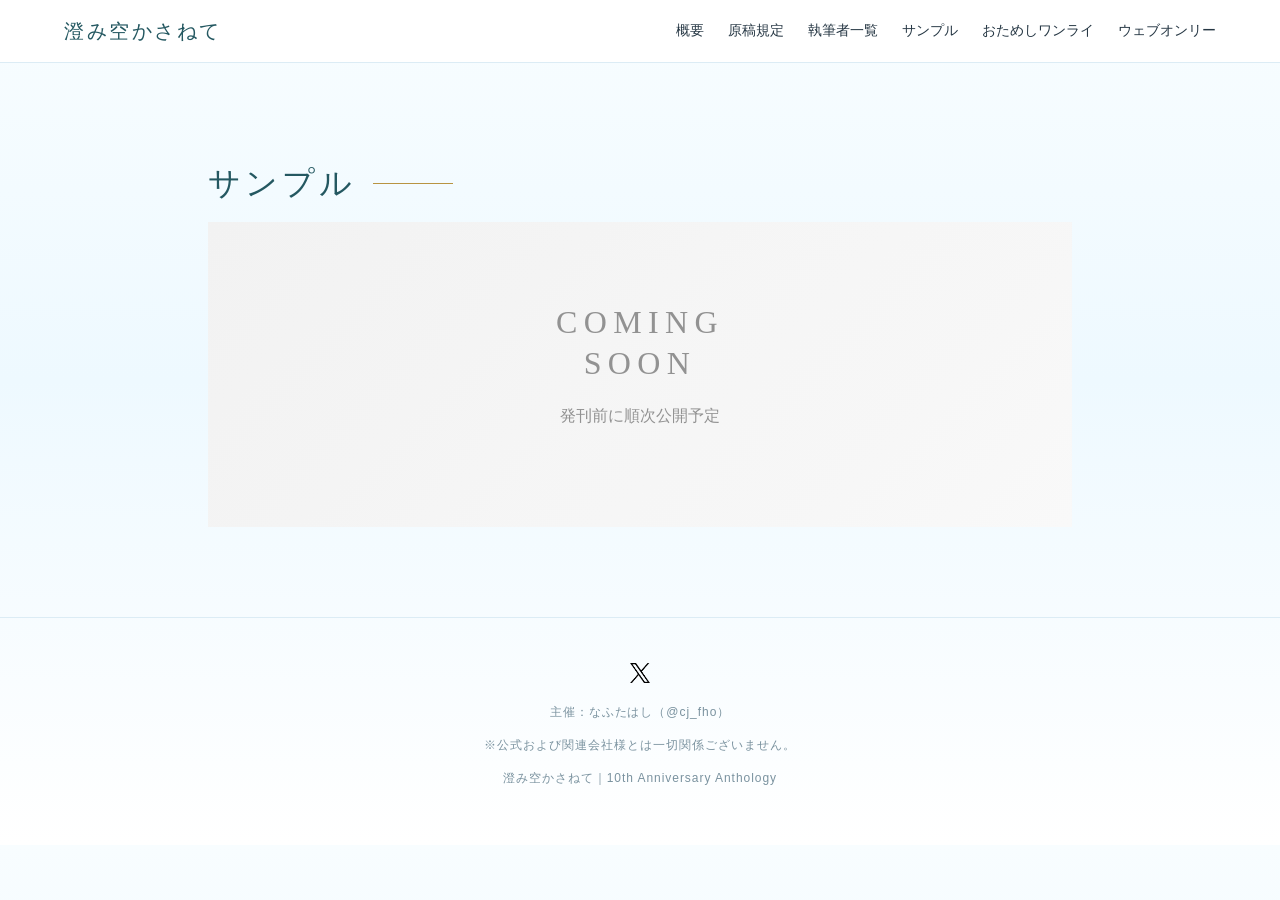
<file: sample.html>
<!doctype html>
<html lang="ja">

<head>
    <meta charset="utf-8">
    <meta name="viewport" content="width=device-width,initial-scale=1">
    <meta name="robots" content="noindex,nofollow,noarchive,noimageindex">
    <meta name="googlebot" content="noindex,nofollow,noarchive,noimageindex">
    <title>サンプル｜澄み空かさねて</title>
    <link rel="stylesheet" href="style.css">
    <link rel="icon" href="/icon.png" type="image/x-icon">
</head>

<body>
    <header class="site-header">
        <a class="brand" href="index.html">澄み空かさねて</a>
        <button class="menu" aria-label="メニューを開閉" aria-expanded="false">☰</button>
        <nav>
            <a href="index.html">概要</a>
            <a href="guidelines.html">原稿規定</a>
            <a href="authors.html">執筆者一覧</a>
            <a href="sample.html" aria-current="page">サンプル</a>
            <a href="onewrite.html">おためしワンライ</a>
            <a href="webonly.html">ウェブオンリー</a>
        </nav>
    </header>
    <main>
        <section class="section">
            <h2>サンプル</h2>
            <div class="coming">
                <div class="placeholder">COMING<br>SOON</div>
                <p>発刊前に順次公開予定</p>
            </div>
        </section>
    </main>
    <footer>
        <p><a class="author-X" href="https://x.com/kuro_sora_10th" target="_blank" rel="noopener noreferrer"
                aria-label="Xアカウント">
                <img src="x-logo.png" alt="">
            </a></p>
        <p>主催：なふたはし（@cj_fho）</p>
        <p>※公式および関連会社様とは一切関係ございません。</p>
        <p>澄み空かさねて｜10th Anniversary Anthology</p>
    </footer>
    <script src="script.js"></script>
</body>

</html>
</file>
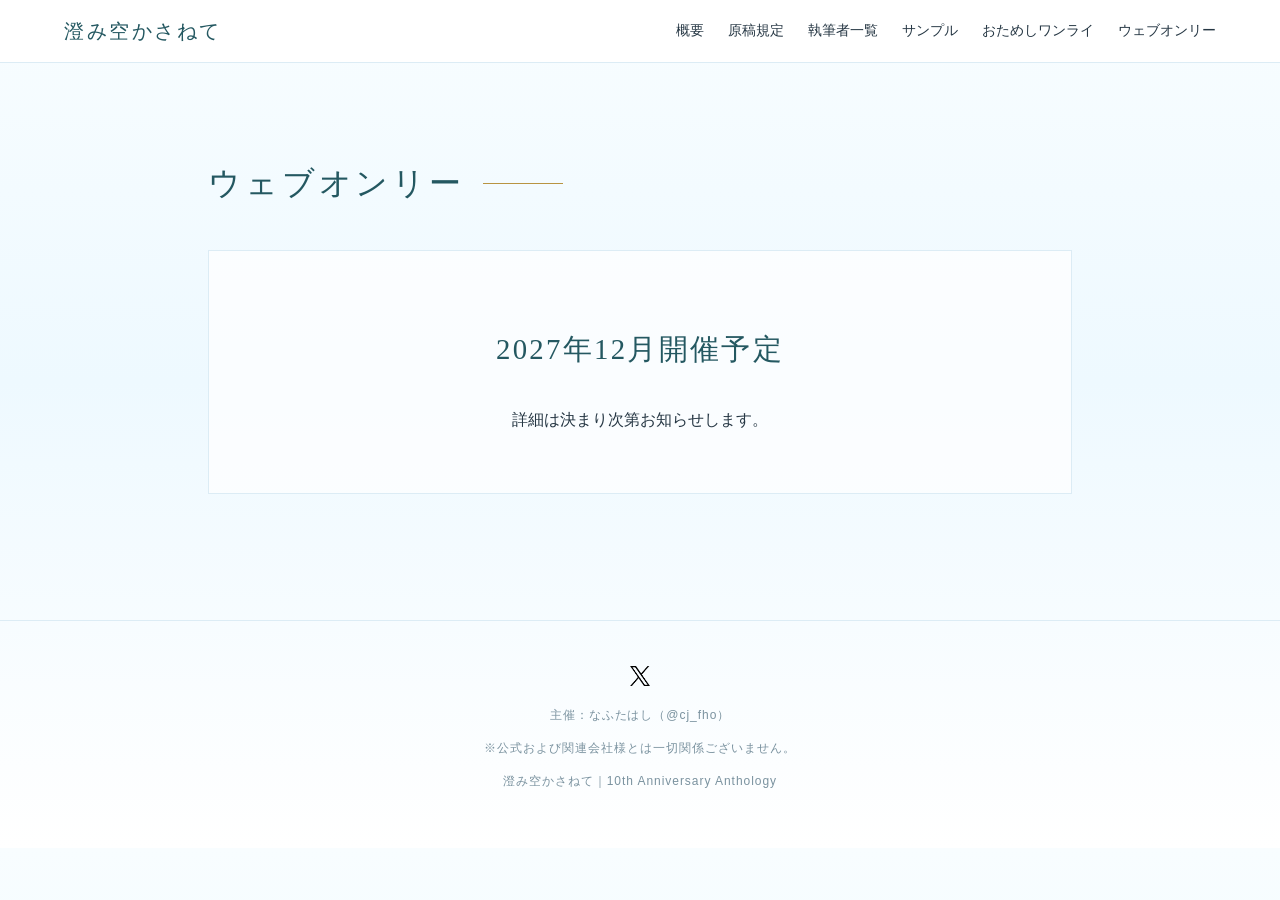
<file: webonly.html>
<!doctype html>
<html lang="ja">

<head>
    <meta charset="utf-8">
    <meta name="viewport" content="width=device-width,initial-scale=1">
    <meta name="robots" content="noindex,nofollow,noarchive,noimageindex">
    <meta name="googlebot" content="noindex,nofollow,noarchive,noimageindex">
    <title>ウェブオンリー｜澄み空かさねて</title>
    <link rel="stylesheet" href="style.css">
    <link rel="icon" href="/icon.png" type="image/x-icon">
</head>

<body>
    <header class="site-header">
        <a class="brand" href="index.html">澄み空かさねて</a><button class="menu" aria-label="メニューを開閉"
            aria-expanded="false">☰</button>
        <nav>
            <a href="index.html">概要</a><a href="guidelines.html">原稿規定</a><a href="authors.html">執筆者一覧</a>
            <a href="sample.html">サンプル</a><a href="onewrite.html">おためしワンライ</a><a href="webonly.html"
                aria-current="page">ウェブオンリー</a>
        </nav>
    </header>
    <main>
        <section class="section event-page webonly-page">
            <h2>ウェブオンリー</h2>
            <div class="webonly-announcement">
                <p class="webonly-date">2027年12月開催予定</p>
                <p>詳細は決まり次第お知らせします。</p>
            </div>
        </section>
    </main>
    <footer>
        <p><a class="author-X" href="https://x.com/kuro_sora_10th" target="_blank" rel="noopener noreferrer"
                aria-label="Xアカウント">
                <img src="x-logo.png" alt="">
            </a></p>
        <p>主催：なふたはし（@cj_fho）</p>
        <p>※公式および関連会社様とは一切関係ございません。</p>
        <p>澄み空かさねて｜10th Anniversary Anthology</p>
    </footer>
    <script src="script.js"></script>
</body>

</html>
</file>
<file: style.css>
:root {
    --deep: #245861;
    --gold: #b89442;
    --text: #263744
}

* {
    box-sizing: border-box
}

body {
    margin: 0;
    color: var(--text);
    font-family: "FOT-UD角ゴ", "Hiragino Kaku Gothic ProN", sans-serif;
    font-size: clamp(0.75rem, calc(0.191rem + 2.8vw), 1.0rem);
    line-height: 1.9;
    background: linear-gradient(#f8fdff, #eef9ff 45%, #fff)
}

.loading {
    position: fixed;
    inset: 0;
    background: linear-gradient(#dff4ff, #fff);
    display: grid;
    place-items: center;
    z-index: 1000;
    animation: out 1.4s 1.2s forwards
}

.loading-logo {
    width: min(70vw, 500px);
    height: auto;
}

.loading-logo:after {
    content: "";
    display: block;
    width: 80px;
    height: 1px;
    background: var(--gold);
    margin: 24px auto
}

.main-logo {
    display: block;
    width: min(80vw, 650px);
    height: auto;
    margin: 0 auto;
}

@keyframes out {
    to {
        opacity: 0;
        visibility: hidden
    }
}

.site-header {
    position: sticky;
    top: 0;
    z-index: 20;
    background: #ffffffe8;
    backdrop-filter: blur(12px);
    border-bottom: 1px solid #dcecf5;
    display: flex;
    align-items: center;
    justify-content: space-between;
    padding: 12px 5vw
}

.brand {
    color: var(--deep);
    text-decoration: none;
    font-family: "BIZ UDP明朝";
    letter-spacing: .125em;
    font-size: 1.25rem
}

.site-header nav {
    display: flex;
    gap: 24px
}

.site-header nav a {
    color: var(--text);
    text-decoration: none;
    font-size: .9rem
}

.menu {
    display: none;
    border: 0;
    background: none;
    font-size: 1.5rem
}





.hero {
    min-height: 78vh;
    display: grid;
    place-items: center;
    text-align: center;

    background:
        linear-gradient(135deg,
            #d9f2ff,
            #ffffff,
            #c8e9f8,
            #f8fdff);
    background-size: 300% 300%;
    animation: marble-flow 10s ease-in-out infinite alternate;

    position: relative;
    overflow: hidden;
}

@keyframes marble-flow {
    0% {
        background-position: 0% 30%;
    }

    50% {
        background-position: 100% 70%;
    }

    100% {
        background-position: 0% 30%;
    }
}

@media (max-width: 600px) {
    .hero {
        animation: marble-flow 6s ease-in-out infinite alternate;
    }
}


.sky {
    position: relative;
    z-index: 2
}

.sanka {
    place-items: center;
    text-align: center;
    position: relative;
}

.anniv {
    letter-spacing: .22em;
    text-transform: uppercase;
    color: var(--gold);
    font-size: .78rem
}

.hero h1 {
    font-family: "BIZ UDP明朝";
    font-size: clamp(3rem, 8vw, 6.5rem);
    font-weight: 400;
    letter-spacing: .15em;
    color: var(--deep);
    margin: 0
}


.hero-link {
    display: inline-block;
    margin-top: 28px;
    padding: 9px 24px;
    border: thick double #ffffff;
    color: #ffffff;
    text-decoration: none;
    background: #b89442;
}

.section {
    max-width: 920px;
    margin: auto;
    padding: 90px 28px;
}

.section h2 {
    font-family: "BIZ UDP明朝";
    color: var(--deep);
    font-size: 2.0rem;
    font-weight: 400;
    letter-spacing: .12em;
    margin: 0 0 0.5rem;
    display: flex;
    align-items: center;
    gap: 18px
}

.section h2:after {
    content: "";
    height: 1px;
    background: var(--gold);
    width: 80px;

    /* アニメーション開始前 */
    transform: scaleX(0);
    transform-origin: left;
    transition: transform 1s ease;
}

/* 表示されたとき */
.section h2.is-visible:after {
    transform: scaleX(1);
}

.section h3 {
    font-family: "BIZ UDP明朝";
    color: var(--deep);
    font-size: 1.25rem;
    font-weight: 400;
    margin-top: 55px
}

.section h4 {
    color: var(--deep);
    margin-top: 32px
}

.section li {
    margin: .55em 0
}

.title {
    font-family: "BIZ UDP明朝";
    /*background: #e8fcff;*/
    text-align: center;
    padding: 20px 0px;
    margin: 22px 0 2px
}

.subtitle {
    color: #245861;
    font-family: "BIZ UDP明朝";
    font-size: clamp(0.75rem, calc(0.191rem + 2.8vw), 1.25rem);
    letter-spacing: .4em;
    line-height: 2.8;
    /*background: #e8fcff;*/
    /*padding: 20px 20px;
    margin: 22px 0*/
}

.title-honbun {
    width: 90%;
    color: #b89442;
    font-family: "Source Han Serif JP", "Noto Serif JP", "游明朝", "Yu Mincho", "ヒラギノ明朝 ProN", serif;
    font-size: clamp(1.7rem, 4vw, 3.0rem);
    letter-spacing: .25em;
    padding: 20px 0px;
    margin: 0 auto;
    position: relative;
    z-index: 1;
    text-align: center;
}

@media (max-width: 600px) {
    .title-honbun {
        width: 100%;
    }
}

.title-decoration {
    position: relative;
    width: 100%;
    margin: 35px auto;
}

.title-decoration .layer {
    width: clamp(48px, 8vw, 78px);
    z-index: 0;
    pointer-events: none;
}

.title-decoration .layer-back {
    top: -10%;
    left: 8%;
}

.title-decoration .layer-front {
    right: 8%;
    bottom: -10%;
}

@media (max-width: 600px) {
    .title-decoration .layer-back {
        top: -10%;
        left: 4%;
    }

    .title-decoration .layer-front {
        right: 4%;
        bottom: -10%;
    }
}

.title-decoration .circle {
    opacity: 1;
    transform: none;
}

.title-decoration.is-pending:not(.is-show) .circle {
    opacity: 0;
    transform: scale(.12) rotate(-45deg);
}

.title-decoration.is-show .circle {
    animation: title-flower-bloom 2.9s cubic-bezier(.2, .8, .2, 1) forwards;
}

.title-decoration .circle-middle {
    animation-delay: 2.22s;
}

@keyframes title-flower-bloom {
    0% {
        opacity: 0;
        transform: scale(.12) rotate(-45deg);
    }

    70% {
        opacity: 1;
        transform: scale(1.08) rotate(5deg);
    }

    100% {
        opacity: 1;
        transform: scale(1) rotate(0);
    }
}

@media (prefers-reduced-motion: reduce) {
    .title-decoration .circle {
        opacity: 1;
        transform: none;
        animation: none;
    }
}

.about {
    color: #245861;
    font-family: "BIZ UDP明朝", "Source Han Serif JP", "Noto Serif JP", "游明朝", "Yu Mincho", "ヒラギノ明朝 ProN", serif;
    text-align: center;
    font-size: clamp(0.45rem, calc(0.191rem + 2.8vw), 1.0rem);
    letter-spacing: .2em;
    line-height: 2.7;
    margin: 60px 5px 90px;
    padding: 1.0rem 0px;
}

@media (max-width: 600px) {
    .about {
        font-size: clamp(0.45rem, calc(0.191rem + 2.8vw), 0.75rem);
    }
}


.layered-section {
    position: relative;
    width: 100%;
    /*max-width: 920px;*/
    margin: 70px auto 70px;
    padding: 30px 0 30px;
    box-sizing: border-box;
}


/* 円を配置するエリア */
.layer {
    position: absolute;
    aspect-ratio: 1 / 1;
}

/* 共通の円 */
.circle {
    position: absolute;
    /*border: 1px solid #777;*/
    border-radius: 50%;
    box-sizing: border-box;
}

/* 大きい円 */
.circle-large {
    width: 70%;
    height: 70%;
}

/* 中くらいの円 */
.circle-middle {
    width: 50%;
    height: 50%;
}

/* 小さい円 */
.circle-small {
    width: 35%;
    height: 35%;
}

/* 左上の大小円 */
.layer-back .circle-large {
    top: 0;
    left: 0;
    background: #79a5df93;
}

.layer-back .circle-middle {
    top: 20%;
    left: 50%;
    background: #53ad1296;
}

.layer-back .circle-small {
    top: 80%;
    left: 23%;
    width: 30%;
    height: 30%;
    border: 1.5px solid #b89442;
    /*background: #ffffffb4;*/
}

/* 右下の大小円 */
.layer-front .circle-large {
    right: 0;
    bottom: 0;
    background: #4675258a;
}

.layer-front .circle-middle {
    bottom: 20%;
    right: 50%;
    background: #117cff8a;
}

.layer-front .circle-small {
    right: 25%;
    bottom: 70%;
    width: 50%;
    height: 50%;
    border: 1.5px solid #b89442;
    /*background: #ffffff6e;*/
}

/* 本文エリア */
.layer-content {
    position: relative;
    z-index: 1;
    width: 60%;
    margin: 0 auto;
    padding: 5px 5px;
    box-sizing: border-box;
    /*border: 1px solid #777;*/
    /*background: #eef9ff9c;*/
    text-align: center;
}

.theme-content {
    --theme-background-opacity: 0.90;
    position: relative;
    isolation: isolate;
    border: 0.7px solid #b89442;
    color: #245861;
    font-family: "BIZ UDP明朝";
    /*display: inline-block;*/
    text-align: center;
    font-size: clamp(0.6rem, calc(0.191rem + 2.8vw), 1.0rem);
    letter-spacing: .4em;
    width: 110%;
    padding: 40px 10px;
    margin: 60px auto;
    box-sizing: border-box;
}

.theme-content::before {
    content: "";
    position: absolute;
    inset: 0;
    z-index: -1;
    background: url("washi.png") repeat;
    opacity: var(--theme-background-opacity);
    pointer-events: none;
}

.theme-content p {
    margin: 60px auto;
    line-height: 2.7;
}

.theme-content a {
    color: #b89442;
}

@media (max-width: 600px) {
    .layered-section {
        padding: 30px 0 30px;
        margin: 40px auto;
    }

    .title-decoration .layer {
        width: clamp(42px, 12vw, 64px);
    }

    .layer-content {
        width: 100%;
        margin: 0 auto;
        padding: 0;
    }

    .theme-content {
        width: 93%;
        padding: 2.4rem 1rem;
        font-size: clamp(0.5rem, calc(0.191rem + 2.8vw), 0.8rem);
        letter-spacing: .1em;
    }

    .theme-content p {
        margin: 40px auto;
        line-height: 2.7;
    }

}



.notice {
    background: #ffffffcc;
    border-left: 3px solid var(--gold);
    padding: 18px 22px;
    margin: 22px 0
}

.nglist {
    background: #aed5dd;
    padding: 10px 26px;
    font-size: .75rem;
    line-height: 1.2rem;
    /* margin: 22px 0*/
}

.timeline {
    border-left: 1px solid #b9d4e4;
    margin-left: 10px
}

.timeline div {
    position: relative;
    padding: 8px 0 8px 28px
}

.timeline div:before {
    content: "";
    position: absolute;
    left: -5px;
    top: 20px;
    width: 9px;
    height: 9px;
    border-radius: 50%;
    background: var(--gold)
}

.timeline b,
.timeline span {
    display: block
}

.timeline b {
    color: var(--deep)
}

.small,
small {
    font-size: .78rem;
    color: #6e7f88
}

.coming {
    text-align: center;
    padding: 80px 20px;
    background: linear-gradient(135deg, #eef3f5, #f7f9fa);
    filter: grayscale(1);
    color: #87949a
}

.placeholder {
    font-family: "BIZ UDP明朝";
    font-size: 2rem;
    letter-spacing: .2em;
    line-height: 1.3
}

a {
    color: var(--deep)
}

footer {
    text-align: center;
    padding: 45px 20px;
    min-height: 145px;
    border-top: 1px solid #dcecf5;
    color: #7a929f;
    font-size: .75rem;
    letter-spacing: .08em
}

footer p {
    margin: 0 0 10px
}


.hanten {
    text-emphasis: dot;
    /* 点をつける */
}

.vertical-text {
    writing-mode: vertical-rl;
}

/* アニメーション前の初期状態 */
.fade-up {
    opacity: 0;
    transform: translateY(30px);
    transition: opacity 2.0s ease, transform 2.0s ease;
    /* 0.8秒かけて変化 */
}

/* 画面内に入ったときの状態 */
.fade-up.is-show {
    opacity: 1;
    transform: translateY(0);
}


@media(max-width:700px) {
    .site-header nav {
        display: none
    }

    .menu {
        display: block
    }

    .site-header nav.open {
        display: flex;
        position: absolute;
        top: 59px;
        left: 0;
        right: 0;
        background: #fff;
        flex-direction: column;
        padding: 15px 5vw;
        gap: 5px
    }

    .site-header nav.open a {
        padding: 8px
    }

    .section {
        padding: 65px 20px
    }

    .hero h1 {
        font-size: 3rem
    }
}

/* 執筆者一覧 */
.authors-intro {
    text-align: center;
    margin: 0 0 36px;
}

.author-grid {
    display: grid;
    grid-template-columns: minmax(0, 1fr);
    gap: 28px;
    align-items: stretch;
}

.author-card {
    min-width: 0;
    padding: 22px;
    border: 1px solid #ffffff;
    background-color: #eeeeee;
    background-image: url("washi_author.png");
    background-repeat: repeat;
    background-size: 400px 400px;
    background-position: top left;
    text-align: center;
}

.author-sample {
    margin: 0 0 18px;
}

.author-sample[hidden] {
    display: none;
}

.author-sample img {
    display: block;
    width: 100%;
    aspect-ratio: 2 / 1;
    object-fit: cover;
    border: 1px solid #b7b7b7;
}

.author-name {
    margin: 0 0 24px !important;
    color: #245861 !important;
    font-size: 1.25rem !important;
    overflow-wrap: anywhere;
}

.author-links {
    display: flex;
    justify-content: space-around;
    align-items: center;
    gap: 12px;
}

.author-social {
    display: inline-flex;
    align-items: center;
    justify-content: center;
    gap: 8px;
    color: #52616a;
    text-decoration: none;
    overflow-wrap: anywhere;
}

.author-X img {
    width: 20px;
    height: 20px;
    object-fit: contain;
}

.author-pixiv img {
    width: auto;
    height: 26px;
    object-fit: contain;
}

.author-X:hover,
.author-pixiv:hover {
    opacity: .72;
}

.authors-note {
    margin-top: 22px;
    text-align: center;
}

/* 企画ページ */
.event-page h3 {
    border-bottom: 1px solid var(--gold);
    padding-bottom: 8px;
}

.event-page li {
    margin: .8em 0;
}

.event-schedule {
    display: grid;
    grid-template-columns: minmax(0, 1fr);
    gap: 12px;
    margin: 24px 0;
}

.event-schedule>div {
    padding: 16px 20px;
    background: #ffffffc9;
    border-left: 3px solid var(--gold);
}

.event-schedule time {
    color: var(--deep);
    font-weight: 600;
}

.event-schedule p {
    margin: 4px 0 0;
}

.webonly-announcement {
    margin: 36px auto;
    padding: 42px 20px;
    text-align: center;
    background: #ffffffb9;
    border: 1px solid #dcecf5;
}

.webonly-date {
    color: var(--deep);
    font-family: "BIZ UDP明朝", serif;
    font-size: clamp(1.25rem, 3vw, 1.8rem);
    letter-spacing: .08em;
}

@media (min-width: 700px) {
    .author-grid {
        grid-template-columns: repeat(2, minmax(0, 1fr));
        gap: 32px;
    }

    .author-card {
        padding: 22px 28px;
    }

    /*
    .event-schedule {
        grid-template-columns: repeat(3, minmax(0, 1fr));
    }
        */

}
</file>
